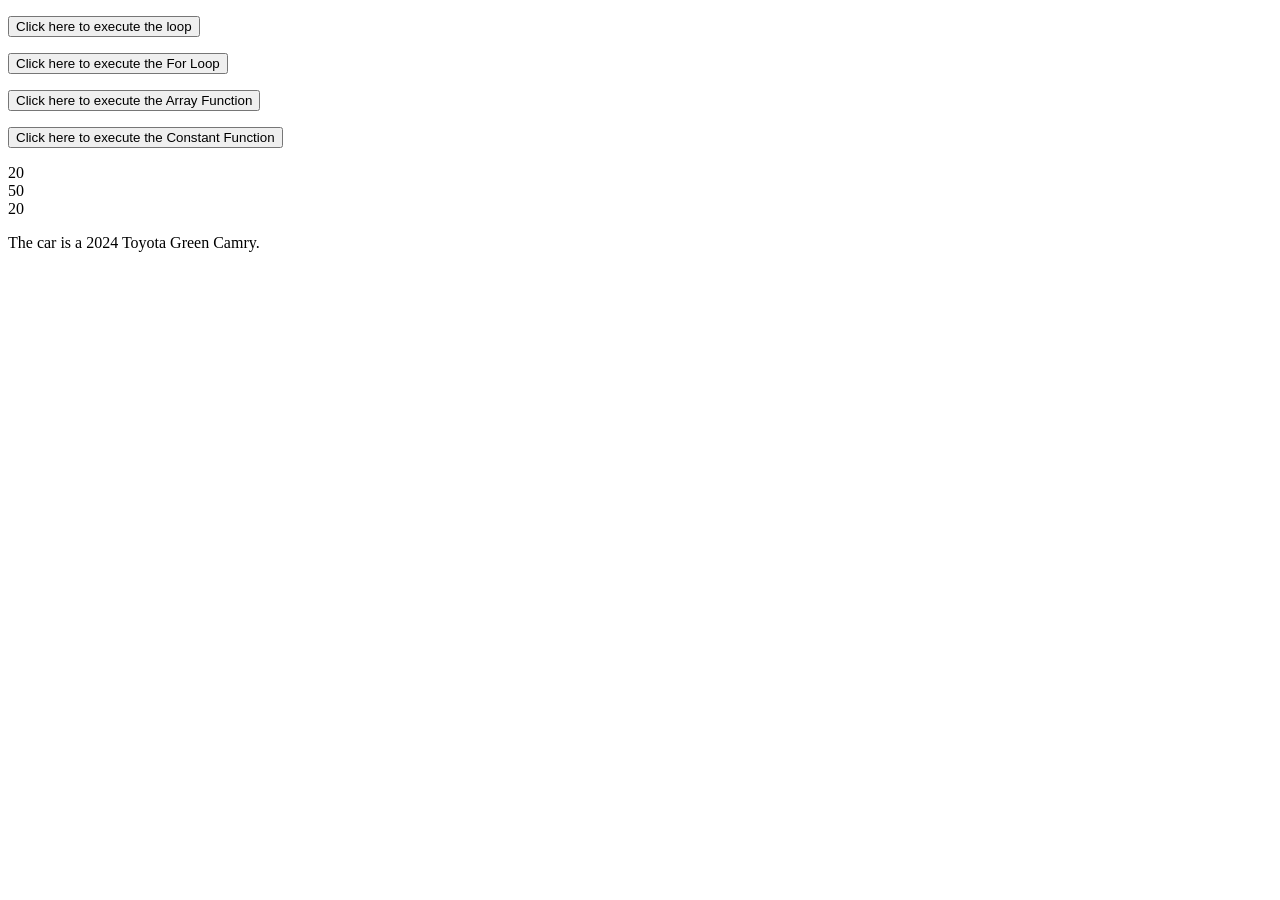
<file: Basic-JavaScript-Projects/Project10_loops_arrays/index.html>
<!doctype html>
<html lang="en">
  <head>
    <meta charset="UTF-8" />
    <meta name="viewport" content="width=device-width, initial-scale=1.0" />
    <title>Loops and Arrays</title>
    <script src="JS/main.js" defer></script>
  </head>
    <!-- This is the HTML code for the While loop-->
    <p id="Loop"></p>
    <button onclick="call_Loop()">Click here to execute the loop</button>

    <!-- This is the HTML code for the For loop-->
     <p id="List_of_Instruments"></p>
     <button onclick="for_Loop()">Click here to execute the For Loop</button>

     <!-- This is the HTML code for Array Function-->
        <p id="Array"></p>
        <button onclick="cat_pics()">Click here to execute the Array Function</button>

    <!-- This is the HTML code for constant Function-->
        <p id="Constant"></p>
        <button onclick="constant_function()">Click here to execute the Constant Function</button>

        <!-- This is the HTML code for the Let Keyword-->
        <p id="output"></p> 

    <!-- This is the HTML code for the Return Statement-->
        <p id="Car_object"></p>
     </body>
</html>
</file>
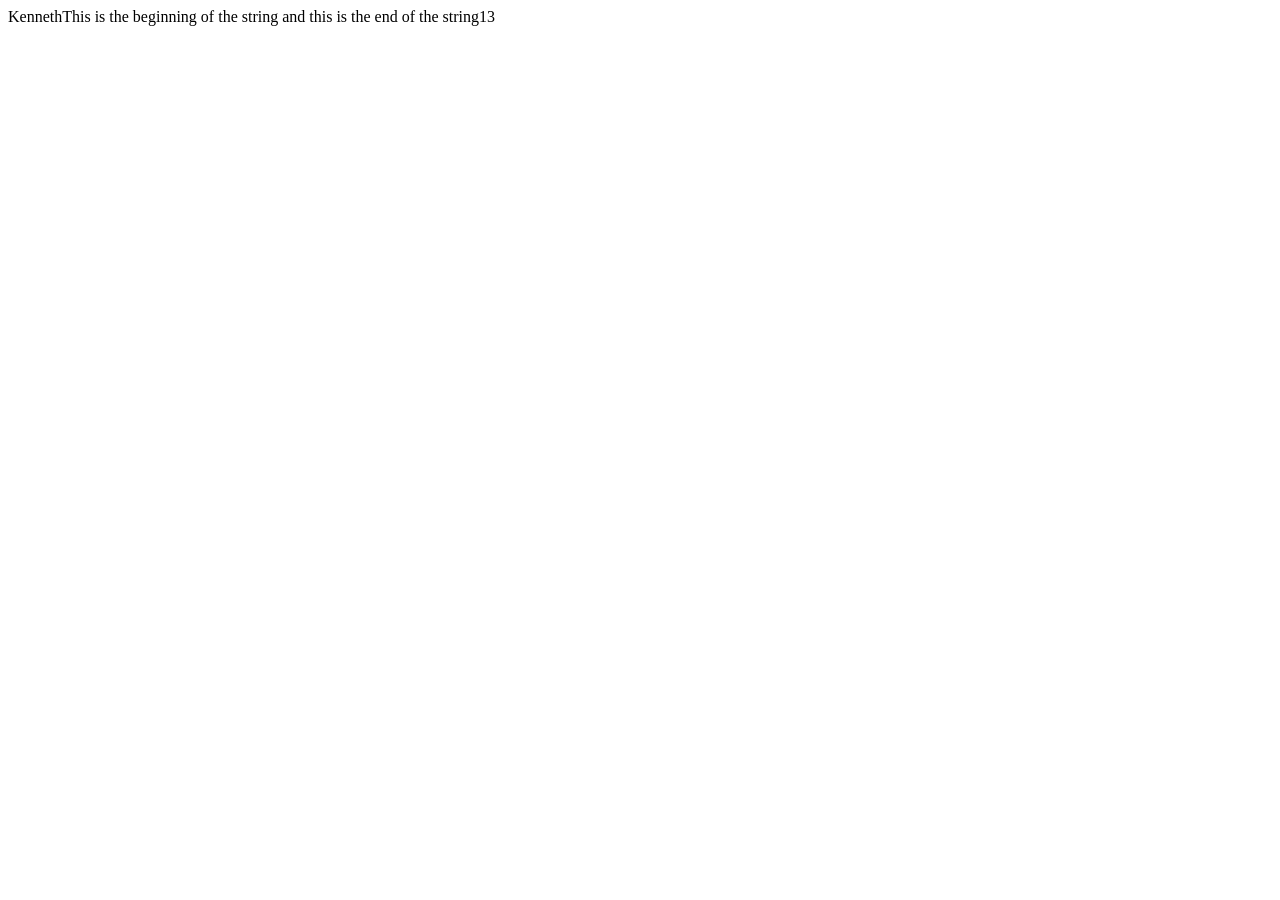
<file: Basic-JavaScript-Projects/Project1_expressions_alert/index.html>
<html lang="en">
  <head>
    <meta charset="UTF-8" />
    <meta name="viewport" content="width=device-width, initial-scale=1.0" />
    <title>JavaScript Alert</title>
    <script src="./JS/main.js"></script>
  </head>
  <body></body>
</html>
</file>
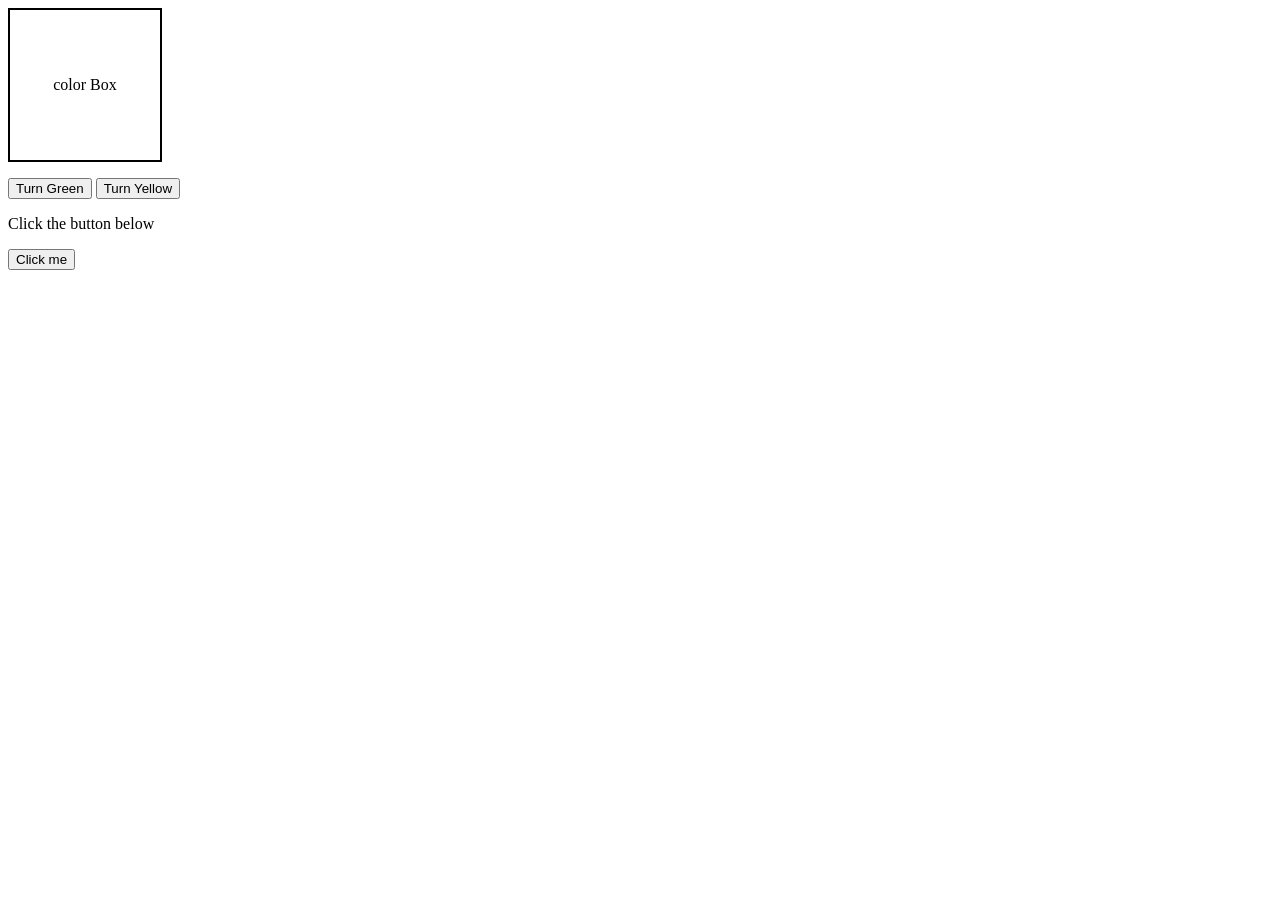
<file: Basic-JavaScript-Projects/Project2_functions/index.html>
<html lang="en">
  <head>
    <meta charset="UTF-8" />
    <meta name="viewport" content="width=device-width, initial-scale=1.0" />
    <title>Document</title>
    <script src="JS/main.js"></script>
  </head>
  <body>
    <!-- Square box (paragragraph element with ID)-->
    <p
      id="colorBox"
      style="
        width: 150px;
        height: 150px;
        border: 2px solid black;
        text-align: center;
        line-height: 150px;
      "
    >
      color Box
    </p>

    <!--Buttons-->
    <button onclick="changeColor('Green')">Turn Green</button>
    <button onclick="changeColor('Yellow')">Turn Yellow</button>

    <!--Paragraph element with the same ID useed in JAvaScript-->
    <p id="Button_Text">Click the button below</p>

    <!--Button that calls the function-->
    <button onclick="My_First_Function()">Click me</button>
  </body>
</html>
</file>
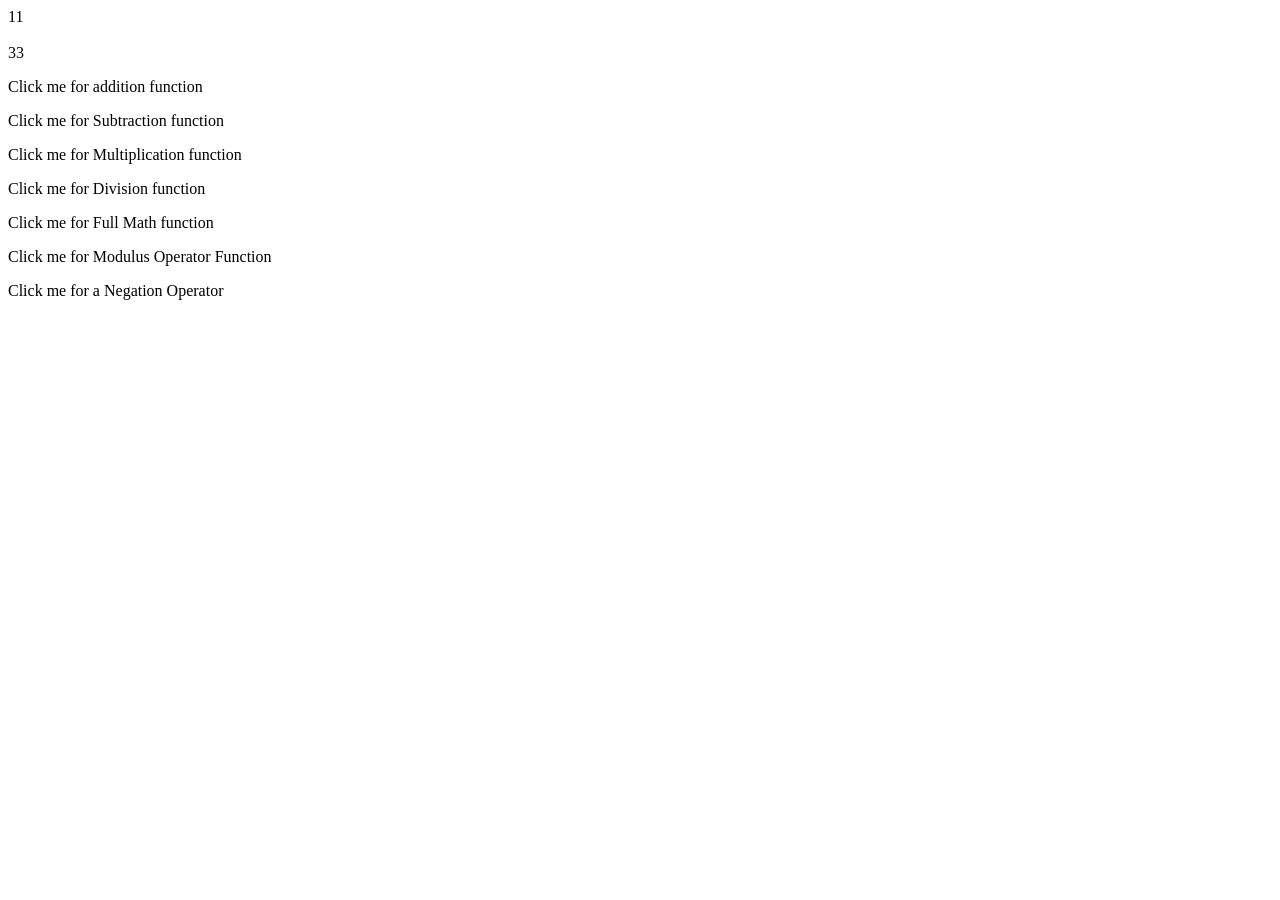
<file: Basic-JavaScript-Projects/Project3_math_operators/index.html>
<html lang="en">
  <head>
    <meta charset="UTF-8" />
    <meta name="viewport" content="width=device-width, initial-scale=1.0" />
    <title>Math Operators</title>
    <script src="JS/main.js"></script>
  </head>
  <body>
    <!-- This paragraph displays the addition function on the browser-->
    <p id="Math" onclick="addition_Function()">
      Click me for addition function
    </p>

    <!-- This paragraph displays the subtraction function on the browser-->
    <p id="Substraction" onclick="subtraction_Function()">
      Click me for Subtraction function
    </p>

    <!-- This paragraph displays the multiplication function on the browser-->
    <p id="Multiplication" onclick="multiplication()">
      Click me for Multiplication function
    </p>

    <!-- This paragraph displays the division function on the browser-->
    <p id="Division" onclick="division()">Click me for Division function</p>

    <!-- This paragraph displays the addition, multiplication, division and subtracctor function on the browser-->
    <p id="math_plus" onclick="more_Math()">Click me for Full Math function</p>

    <!-- This paragraph displays the Modulus operator function on the browser-->
    <p id="Modulus" onclick="modulus_Operator()">
      Click me for Modulus Operator Function
    </p>

    <!-- This paragraph displays the Negation function on the browser-->
    <p id="Negation" onclick="negation_Operator()">
      Click me for a Negation Operator
    </p>
  </body>
</html>
</file>
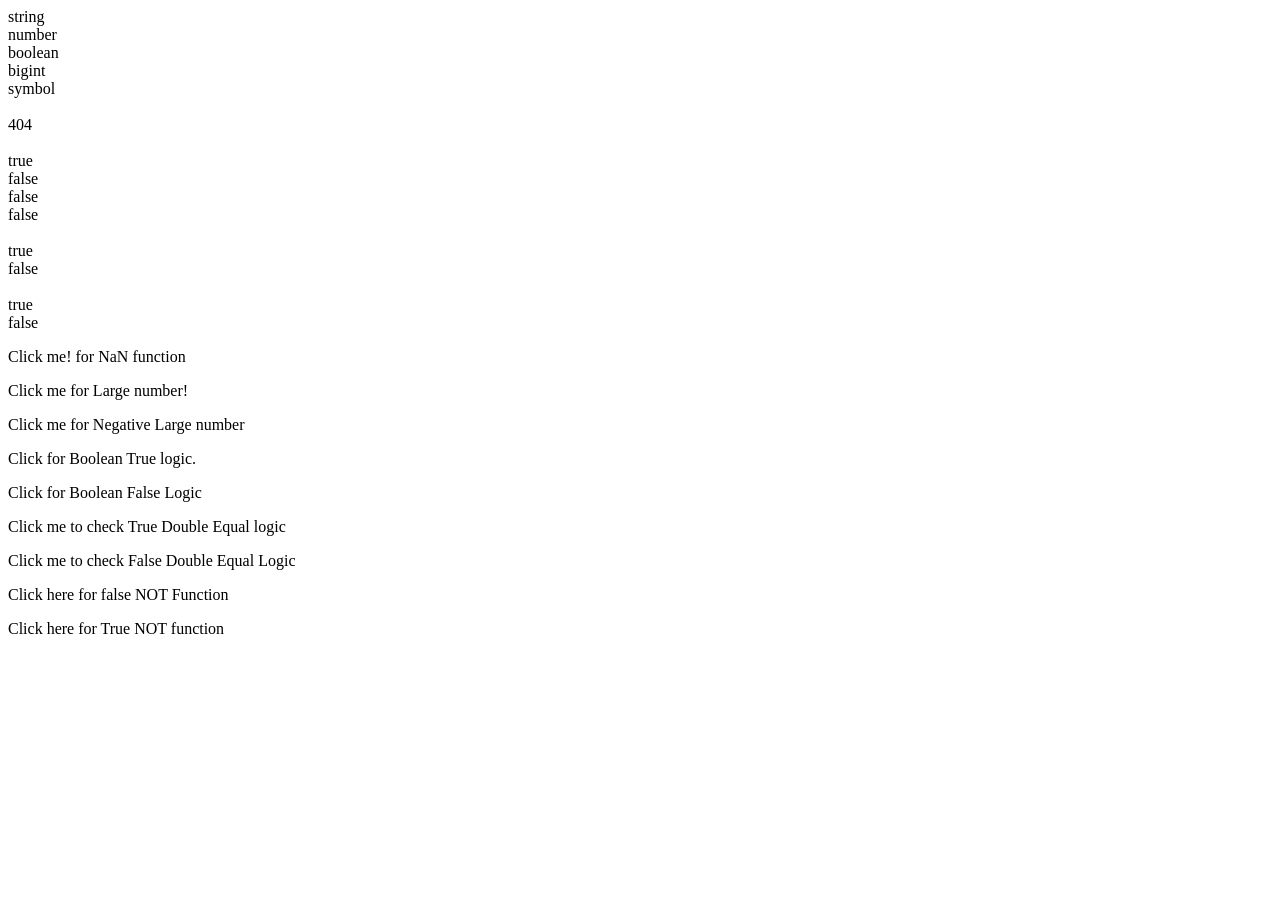
<file: Basic-JavaScript-Projects/Project5_comparisons_type_coercion/index.html>
<html lang="en">
  <head>
    <meta charset="UTF-8" />
    <meta name="viewport" content="width=device-width, initial-scale=1.0" />
    <title>Comparisons Type Coercion</title>
    <script src="JS/main.js"></script>
  </head>
  <body>
    <p id="Test" onclick="my_Function()">Click me! for NaN function</p>

    <p id="Number" onclick="infinity()">Click me for Large number!</p>

    <p id="Negative_Number" onclick="negative_Infinity()">
      Click me for Negative Large number
    </p>

    <p id="True" onclick="greater_Than()">Click for Boolean True logic.</p>

    <p id="False" onclick="less_Than()">Click for Boolean False Logic</p>

    <p id="equal_To" onclick="double_Equal()">
      Click me to check True Double Equal logic
    </p>

    <p id="not_Equal" onclick="not_Equal_To()">
      Click me to check False Double Equal Logic
    </p>

    <p id="Not" onclick="not_Function()">Click here for false NOT Function</p>

    <p id="TrueNot" onclick="true_Not_Function()">
      Click here for True NOT function
    </p>
  </body>
</html>
</file>
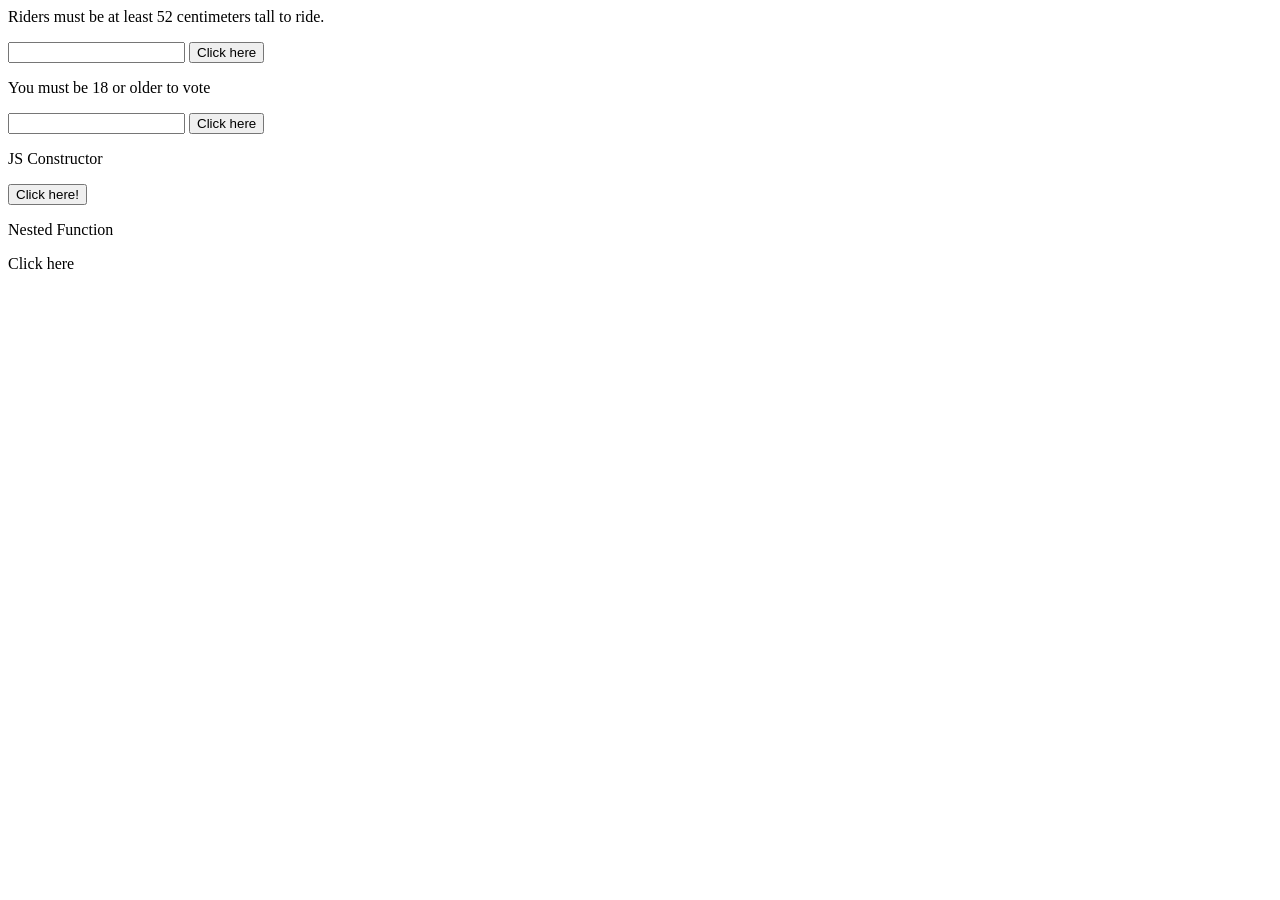
<file: Basic-JavaScript-Projects/Project6_ternary_operators_constructors/index.html>
<html lang="en">
  <head>
    <meta charset="UTF-8" />
    <meta name="viewport" content="width=device-width, initial-scale=1.0" />
    <title>Ternary Operators</title>
    <script src="JS/main.js"></script>
  </head>
  <body>
    <!-- Ternary operation-->
    <p>Riders must be at least 52 centimeters tall to ride.</p>
    <input id="Height" value="" />
    <button onclick="Ride_Function()">Click here</button>
    <p id="Ride"></p>

    <!-- Ternary operation for voting-->
    <p>You must be 18 or older to vote</p>
    <input id="Age" value="" />
    <button onclick="Vote_Function()">Click here</button>
    <p id="Vote"></p>

    <!-- JS constructor function-->
    <p>JS Constructor</p>
    <button onclick="myFunction()">Click here!</button>
    <p id="New_and_This"></p>

    <!-- This is a nested Funtion-->
    <p>Nested Function</p>
    <p id="Nested_Function" onclick="count_Function()">Click here</p>
  </body>
</html>
</file>
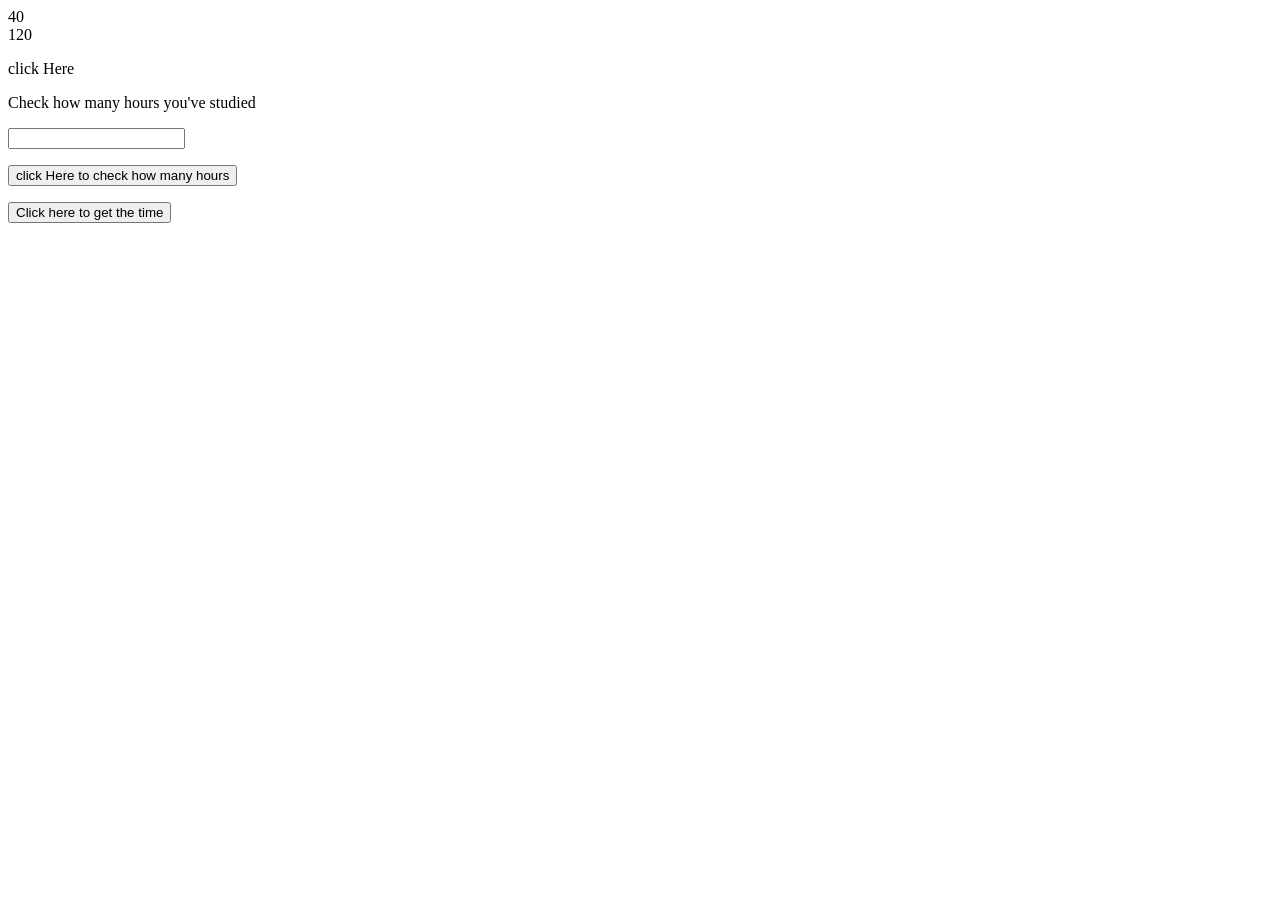
<file: Basic-JavaScript-Projects/project7_Scope_time_function/index.html>
<html lang="en">
  <head>
    <meta charset="UTF-8" />
    <meta name="viewport" content="width=device-width, initial-scale=1.0" />
    <title>Scope Time Function</title>
    <script src="Js/main.js"></script>
  </head>
  <body>
    <p id="Greeting" onclick="get_Date()">click Here</p>

    <!-- Code for If Else Statement-->
    <p>Check how many hours you've studied</p>
    <input id="Hours" value="" />
    <p id="Studies"></p>
    <button onclick="Study_Function()">
      click Here to check how many hours
    </button>

    <!-- Code for Else If statement-->
    <p id="Time_of_day"></p>
    <button onclick="Time_function()">Click here to get the time</button>
  </body>
</html>
</file>
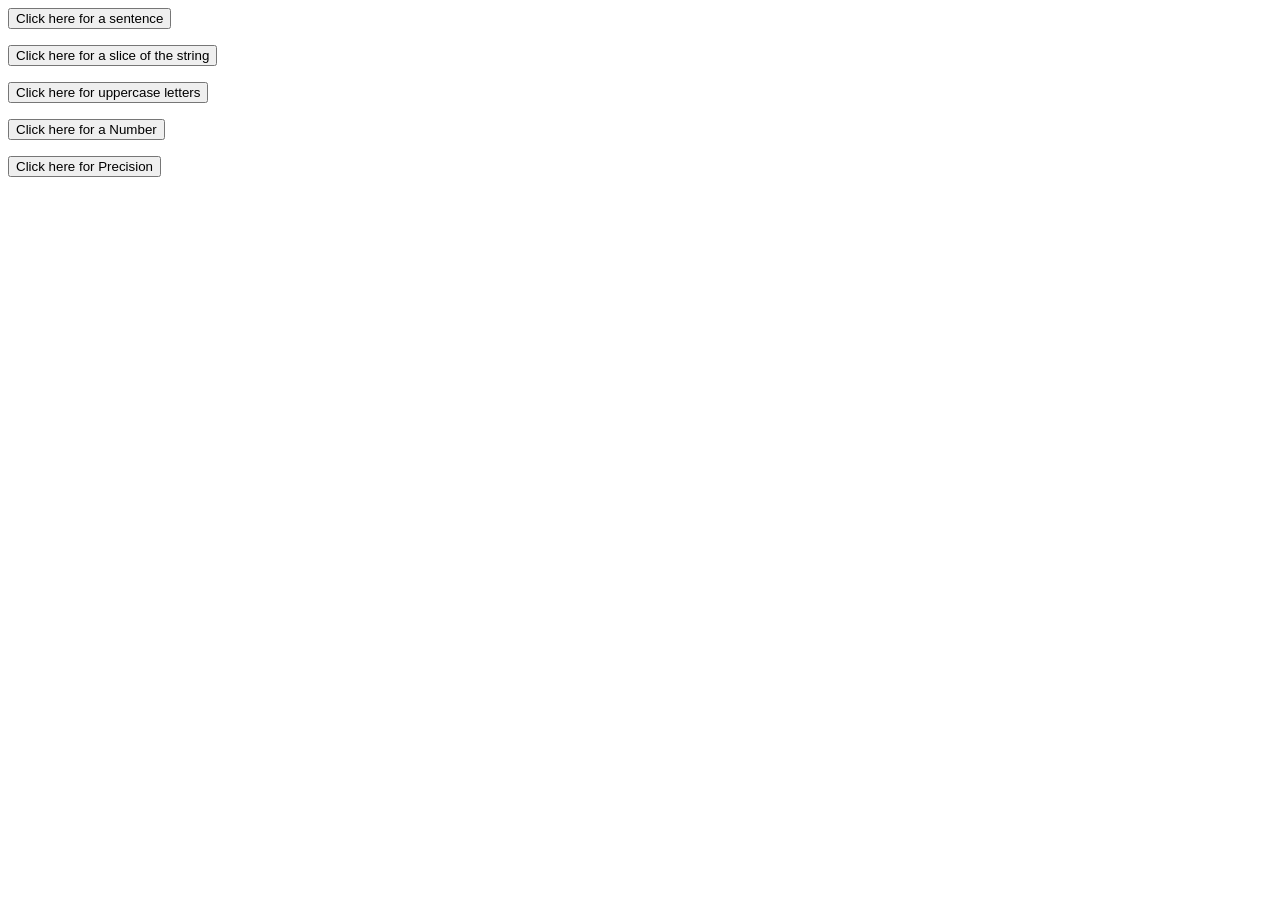
<file: Basic-JavaScript-Projects/Project8_string_methods/index.html>
<html lang="en">
  <head>
    <meta charset="UTF-8" />
    <meta name="viewport" content="width=device-width, initial-scale=1.0" />
    <title>Concatenate Method</title>
    <script src="JS/main.js"></script>
  </head>
  <body>
    <!-- This is a Concatenate Method -->
    <p id="Concatenate"></p>
    <button onclick="full_Sentence()">Click here for a sentence</button>

    <!-- This is a Slice Method -->
    <p id="slice"></p>
    <button onclick="slice_Method()">
      Click here for a slice of the string
    </button>

    <!-- This is a toUpperCase Method -->
    <p id="upper"></p>
    <button onclick="upper_Case()">Click here for uppercase letters</button>

    <!-- This is a Number Method -->
    <p id="Numbers_to_string"></p>
    <button onclick="string_Method()">Click here for a Number</button>

    <!-- This is a toPrecision Method -->
    <p id="Precision"></p>
    <button onclick="Precision_Method()">Click here for Precision</button>
  </body>
</html>
</file>
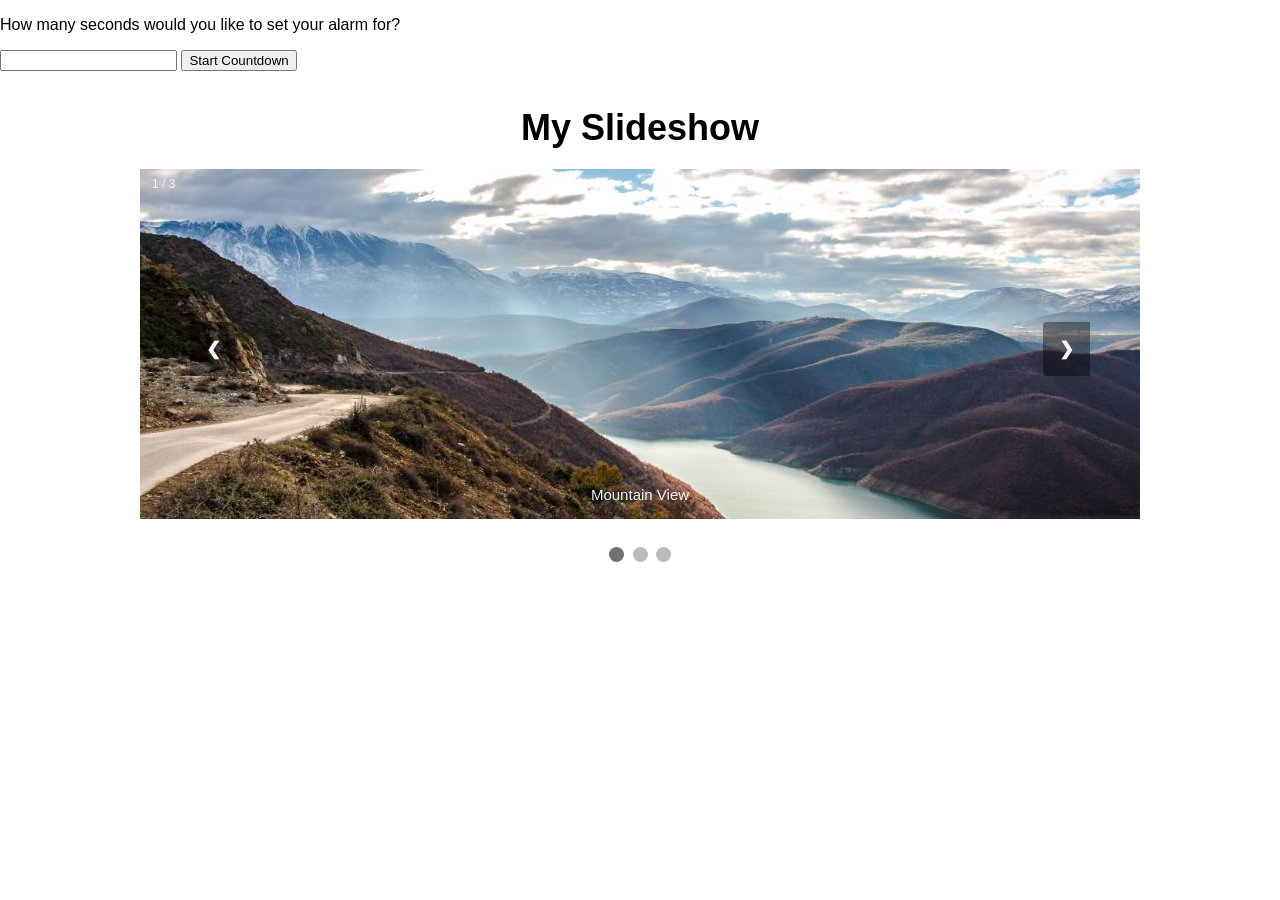
<file: Basic-JavaScript-Projects/Project9_countdown_slideshow/index.html>
<!doctype html>
<html lang="en">
  <head>
    <meta charset="UTF-8" />
    <meta name="viewport" content="width=device-width, initial-scale=1.0" />
    <title>Countdown Slideshow</title>
    <link rel="stylesheet" href="CSS/main.css" />
  </head>
  <body>
    <p>How many seconds would you like to set your alarm for?</p>
    <input id="seconds" value="" />
    <button onclick="startCountdown()">Start Countdown</button>
    <p id="timer"></p>

    <!-- Slideshow container -->
    <header>
      <h1>My Slideshow</h1>
    </header>

    <div class="slideshow-container">
      <!-- Full-width images with number and caption text -->
      <div class="mySlides fade">
        <div class="numbertext">1 / 3</div>
        <img src="img/Slide-1.jpg" style="width: 100%" />
        <div class="text">Mountain View</div>
      </div>

      <div class="mySlides fade">
        <div class="numbertext">2 / 3</div>
        <img src="img/Slide-2.jpg" style="width: 100%" />
        <div class="text">Nature View</div>
      </div>

      <div class="mySlides fade">
        <div class="numbertext">3 / 3</div>
        <img src="img/Slide-3.jpg" style="width: 100%" />
        <div class="text">Snow Mountain View</div>
      </div>

      <!-- Next and previous buttons -->
      <a class="prev" onclick="plusSlides(-1)">&#10094;</a>
      <a class="next" onclick="plusSlides(1)">&#10095;</a>
    </div>
    <br />

    <!-- dots/circles -->
    <div class="dot-container">
      <span class="dot" onclick="currentSlide(1)"></span>
      <span class="dot" onclick="currentSlide(2)"></span>
      <span class="dot" onclick="currentSlide(3)"></span>
    </div>
    <script src="JS/main.js"></script>
  </body>
</html>
</file>
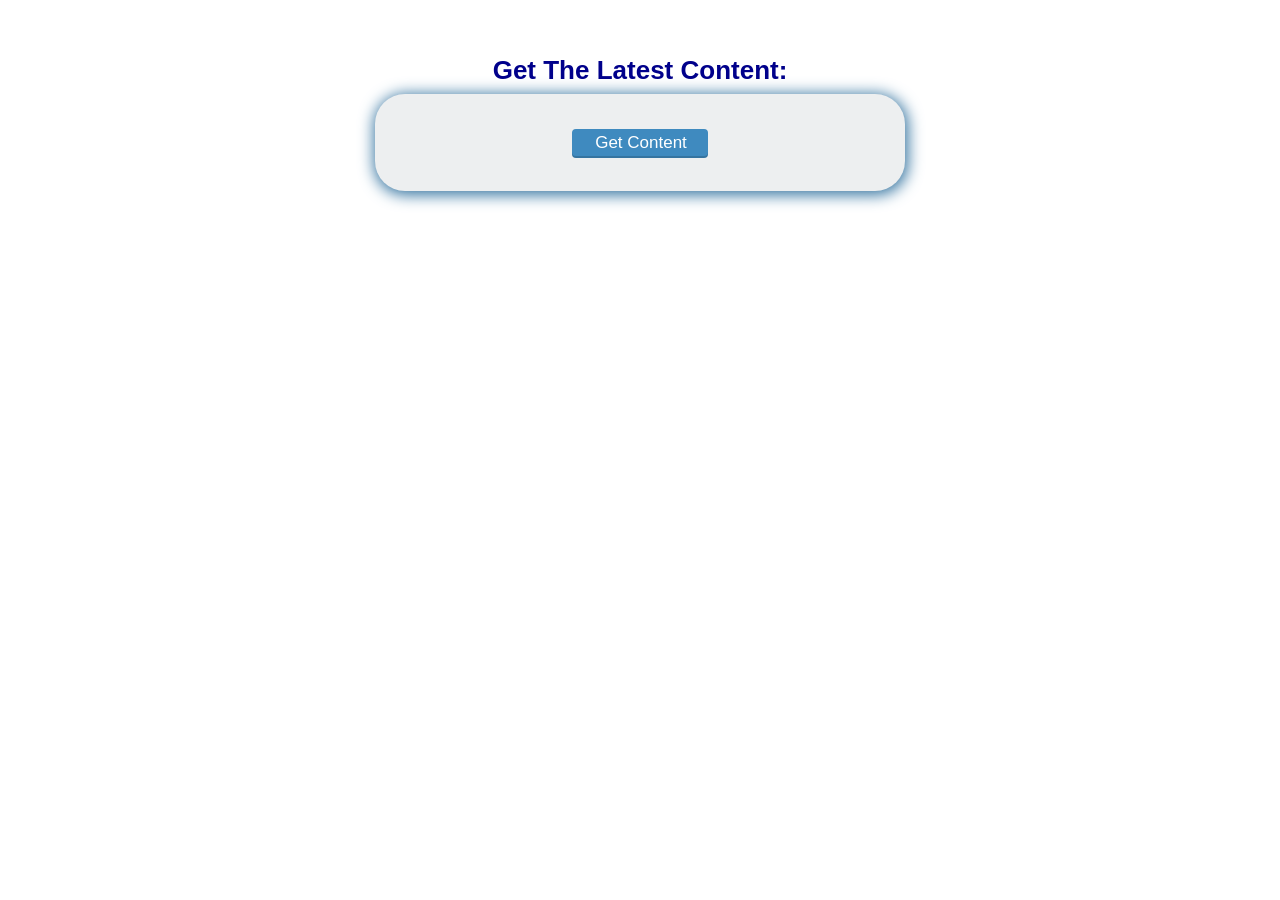
<file: AJAX/ajax_basic.html>
<!DOCTYPE html>
<html lang="en">
    <head>
        <meta charset="utf-8">
        <title>Basic AJAX Demo</title>
		<link rel="stylesheet" href="style.css">
    </head>
    <body>
        <div class="main">
			<h2>Get The Latest Content:</h2>
			<div class='content' id="content">
				<input type="button" class="button" value="Get Content" id="btn_content" onclick="getContent();"/>
			</div>
		<script type="text/javascript">

			// STEP 1: Setup the XML http request object.
			var ajax = new XMLHttpRequest();

			//STEP 2: Prepare the open ajaxx request.
			ajax.open('GET', 'content.html');

			//STEP 3: define the ajax response callback method.
			ajax.onreadystatechange = function() {
				if(ajax.readyState = 4) {
				document.getElementById("content").innerHTML = ajax.responseText;	
				}
			}

			// STEP 4: send the ajax request for data
			function getContent(){
				ajax.send();
				document.getElementById("btn_content").style.display = 'none';
			}
			
		</script>
    </body>
</html>
</file>
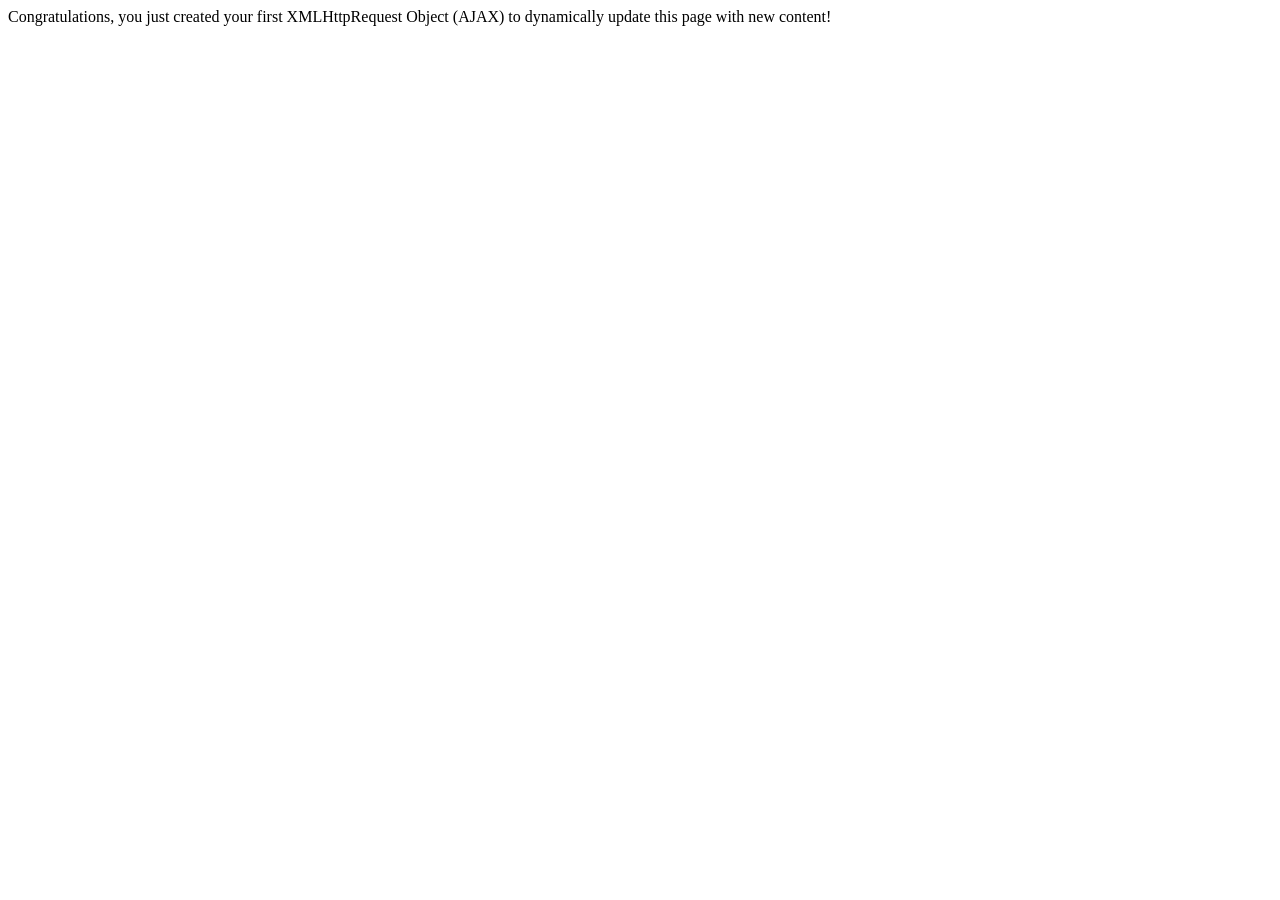
<file: AJAX/content.html>
<!DOCTYPE html>
<html lang="en">
    <head>
    </head>
    <body>
		Congratulations, you just created your first XMLHttpRequest Object (AJAX) to dynamically update this page with new content!
    </body>
</html>
</file>
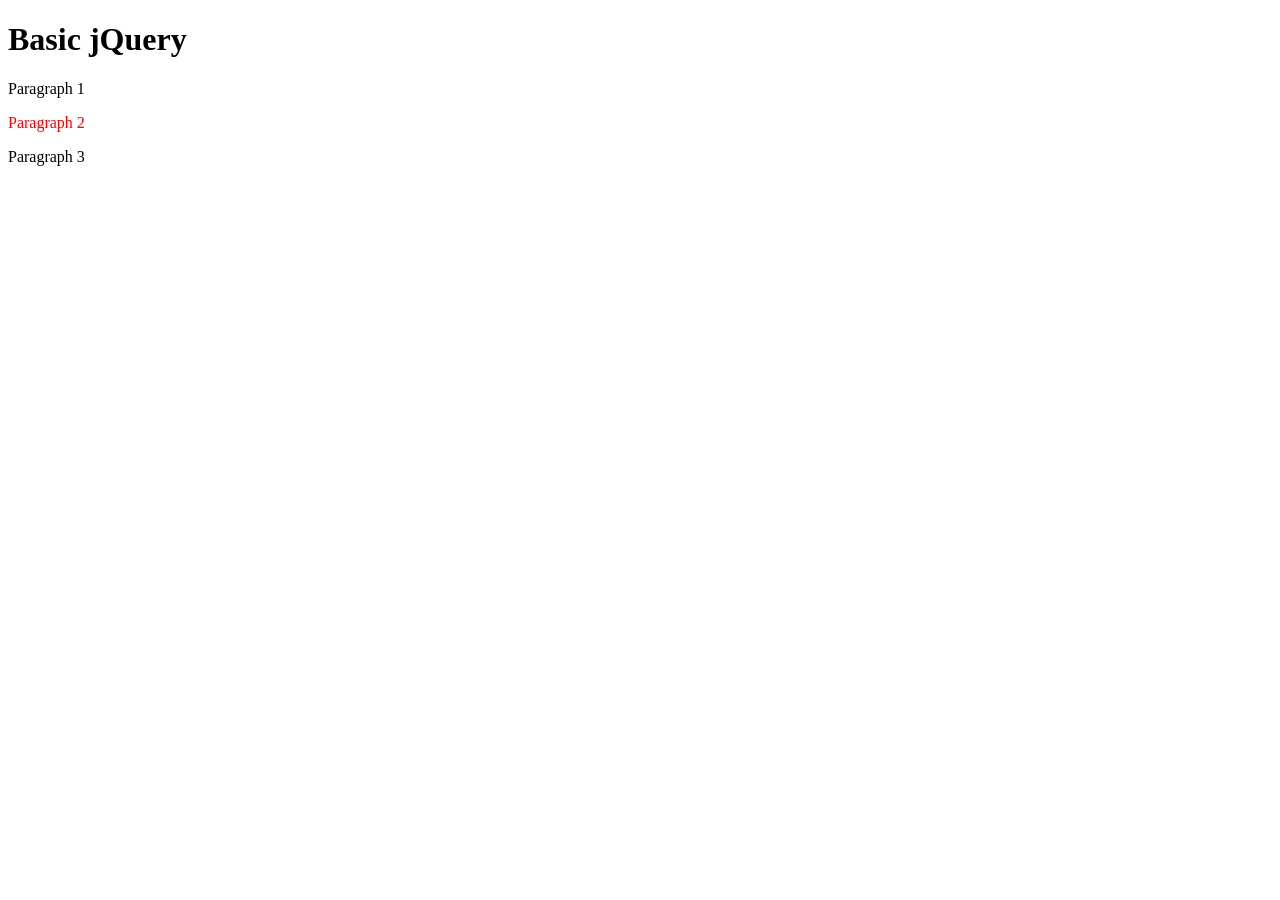
<file: jQuery/jQuery.html>
<!doctype html>
<html lang="en">
  <head>
    <script src="https://ajax.googleapis.com/ajax/libs/jquery/3.7.1/jquery.min.js"></script>
  </head>
  <body>
    <script>
      $(document).ready(function () {
        $("body").append(`
          <div id="container">
                <div id="inner">
                    <h1>Basic jQuery</h1>
                    <p id='1'>Paragraph 1</p>
                    <p id='2'>Paragraph 2</p>
                    <p id='3'>Paragraph 3</p>
                </div>
            </div>
        `);

        //Changing the colour of paragraph 2 to red
        $("#2").css({ color: "red" });

        //Hiding the heading slowly when paragraph 3 is clicked
        $("#3").click(function () {
          $("h1").hide("slow");
        });
      });
    </script>
  </body>
</html>
</file>
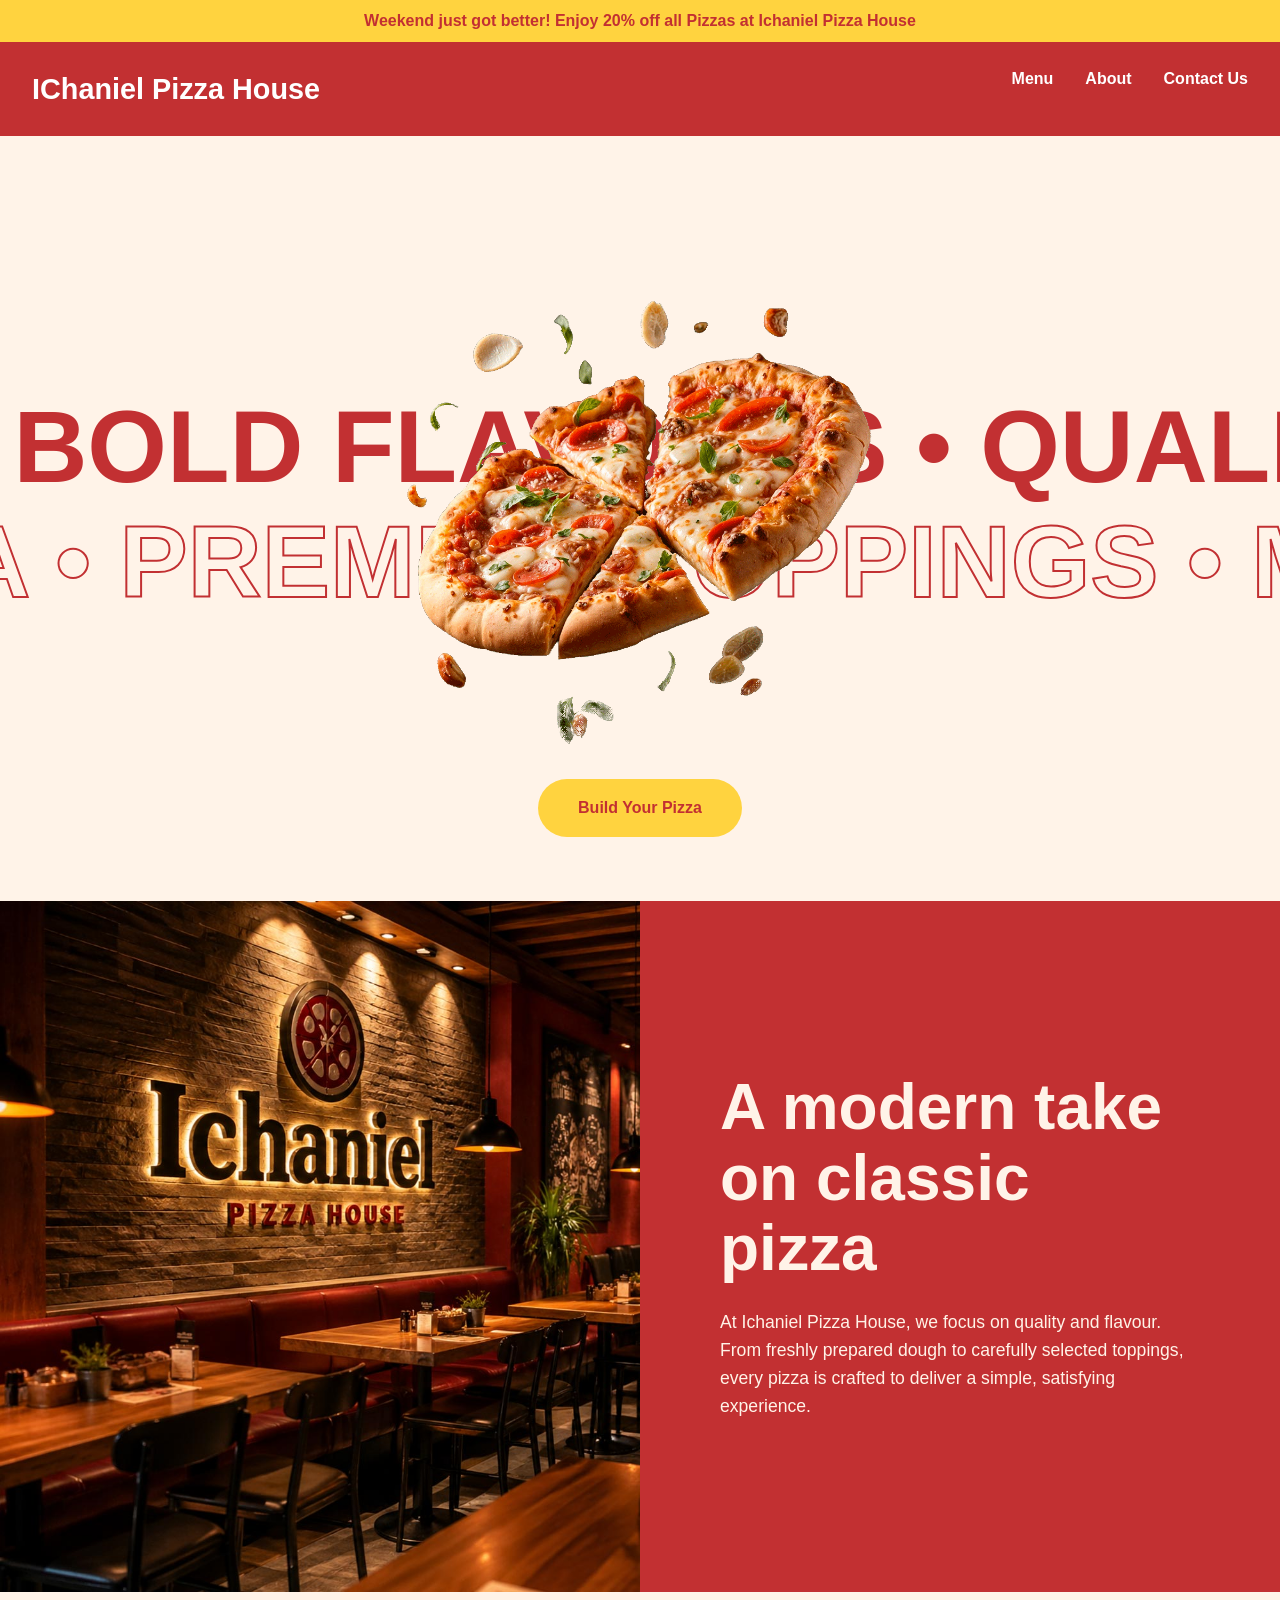
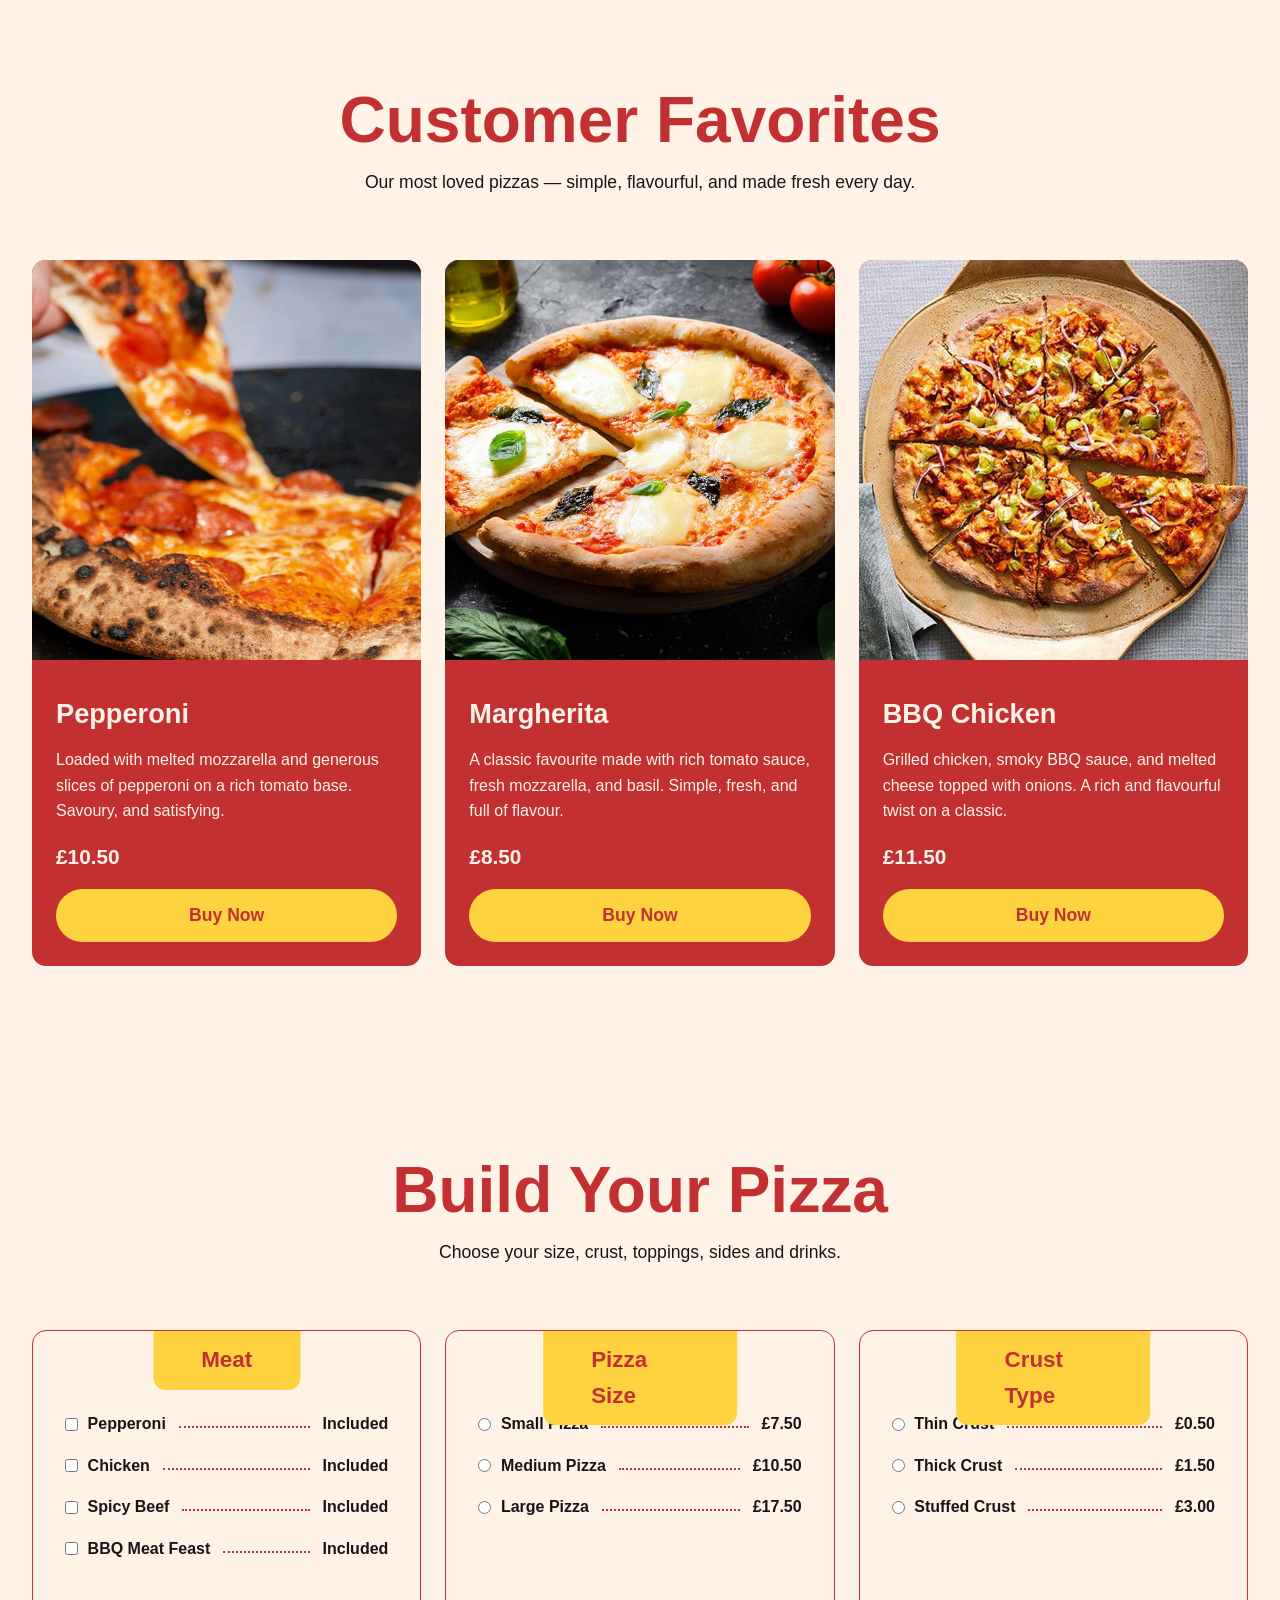
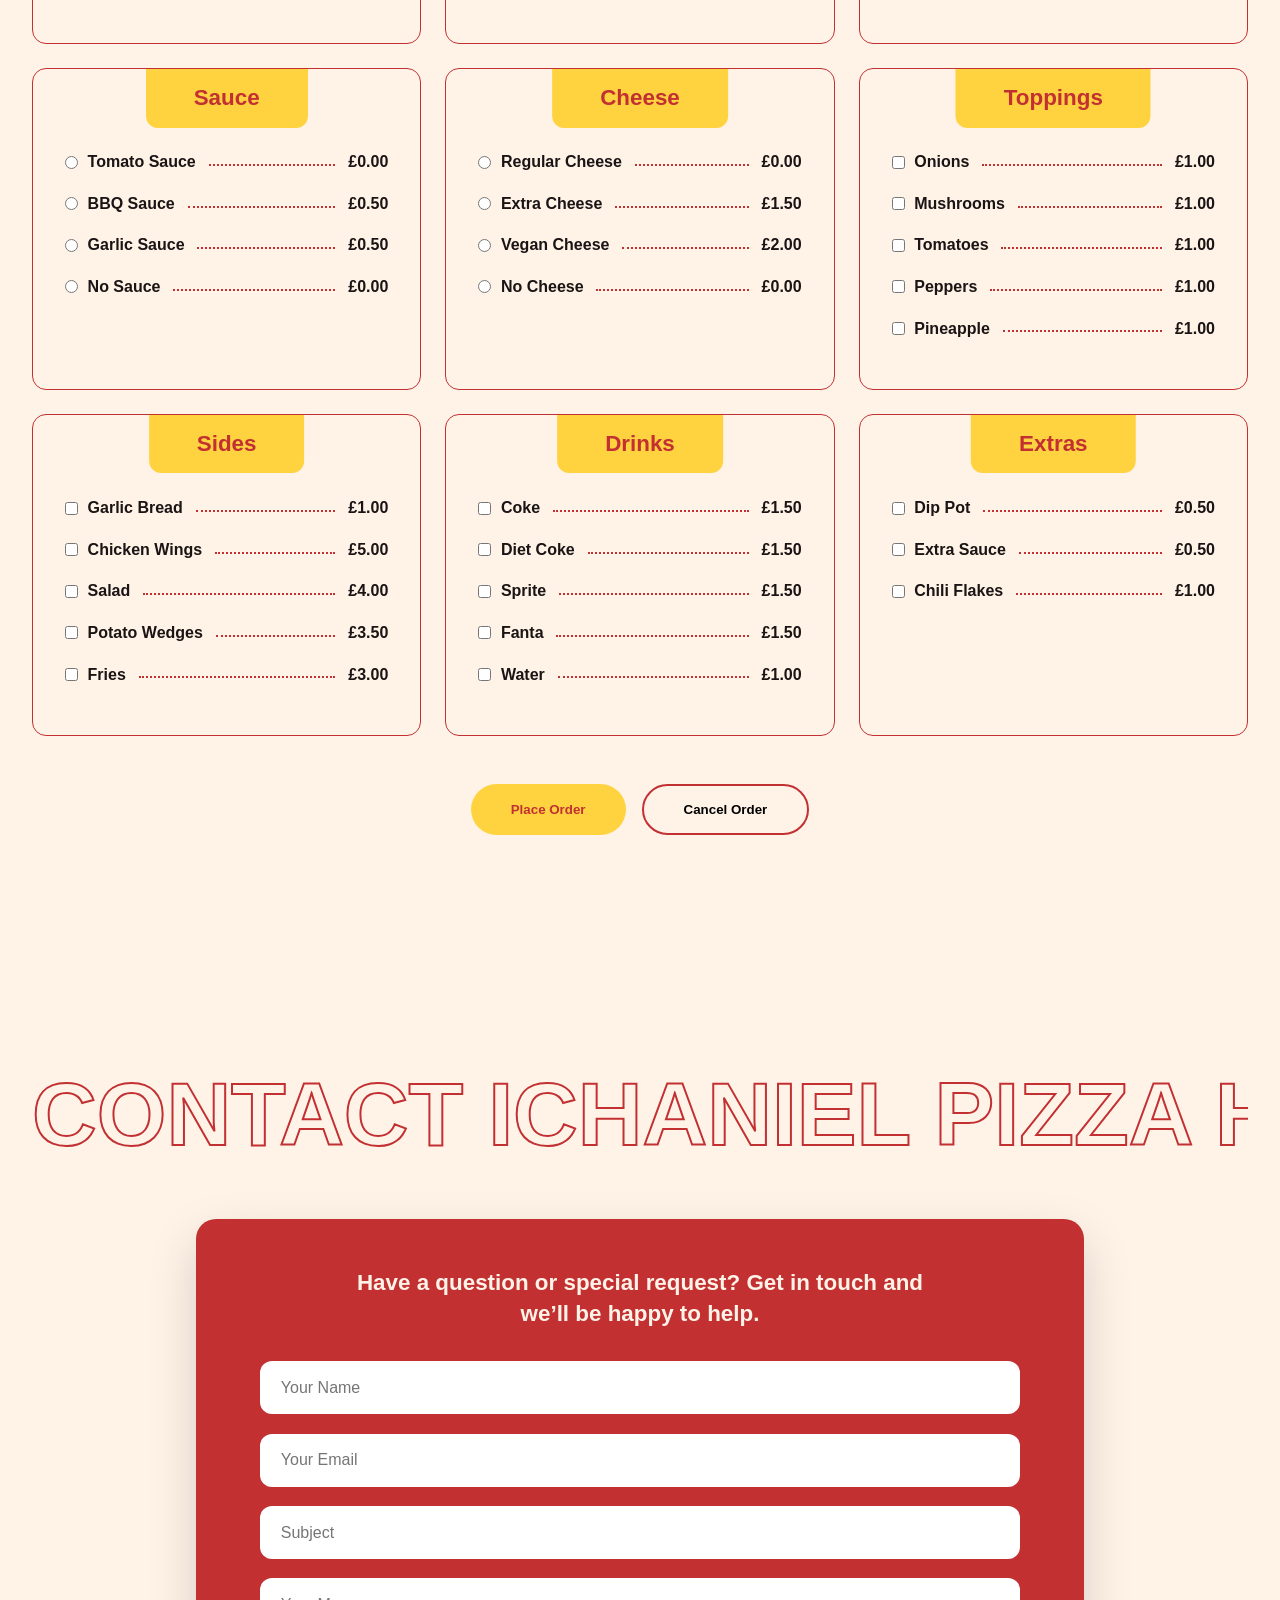
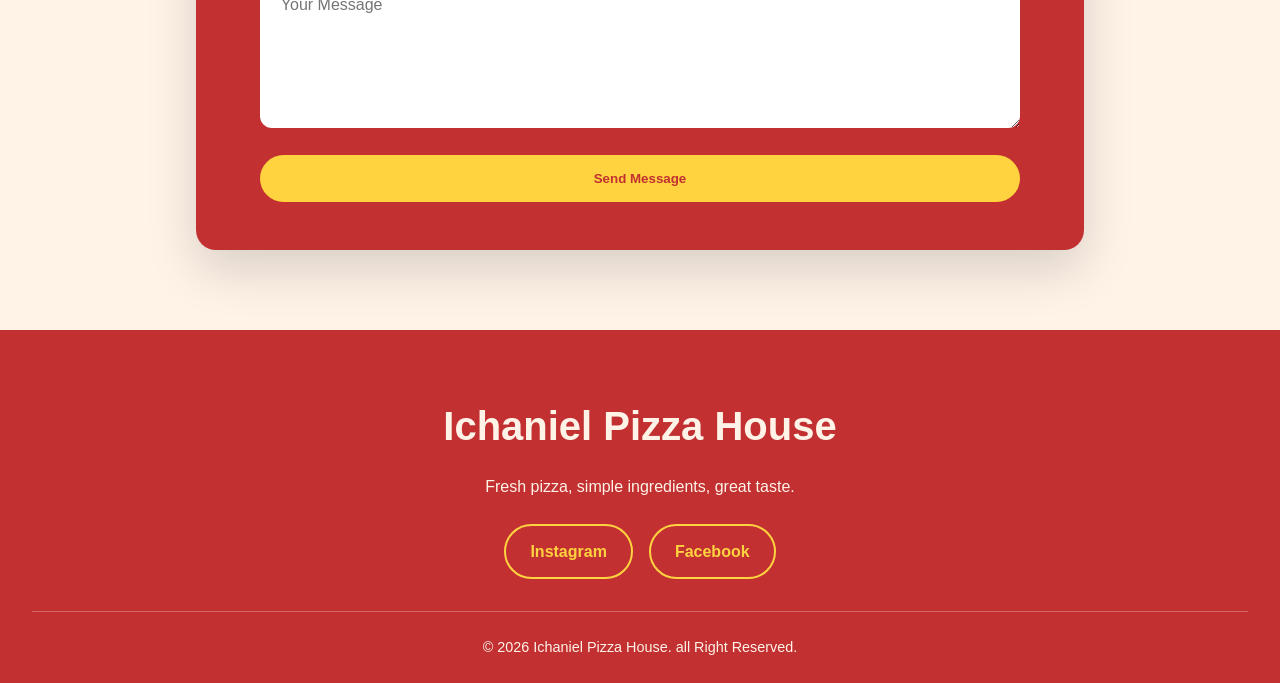
<file: Pizza_Project/Pizza.html>
<!doctype html>
<html lang="en">
  <head>
    <meta charset="UTF-8" />
    <meta http-equiv="X-UA-Compatible" content="text/html" />
    <meta name="viewport" content="width=device-width, initial-scale=1.0" />
    <title>IChaniel Pizza House</title>
    <link rel="stylesheet" href="Pizza_CSS/Pizza.css" />
    <script src="Pizza_JS/Pizza.js" defer></script>
  </head>
  <body>
    <!-- Promo Bar -->
    <div class="promo-bar">
      <p>
        Weekend just got better! Enjoy 20% off all Pizzas at Ichaniel Pizza
        House
      </p>
    </div>

    <!-- SITE HEADER -->
    <header class="site-header">
      <nav class="navbar">
        <a href="#home" class="logo">IChaniel Pizza House</a>

        <ul class="nav-links">
          <li><a href="#menu">Menu</a></li>
          <li><a href="#about">About</a></li>
          <li><a href="#contact">Contact Us</a></li>
        </ul>
      </nav>
    </header>

    <!-- HERO SECTION -->
    <section id="home" class="hero-section">
      <!-- Scrolling background Text -->
      <div class="marquee-text marquee-left">
        FRESHLY BAKED • BOLD FLAVOURS • QUALITY INGREDIENTS -
      </div>

      <div class="marquee-text marquee-right">
        HAND CRAFTED PIZZA • PREMIUM TOPPINGS • MADE WITH PASSION -
      </div>

      <img
        src="Image/Hero-Banner.png"
        alt="Ichaniel Pizza"
        class="hero-image"
      />

      <a href="#build" class="primary-button">
        <span>Build Your Pizza</span>
      </a>
    </section>

    <!-- ABOUT SECTION-->
    <section id="about" class="about-section">
      <div class="about-image">
        <img
          src="Image/Ichaniel-pizza-house.jpg"
          alt="Inside Ichaniel Pizza House"
        />
      </div>

      <div class="about-content">
        <h2>A modern take on classic pizza</h2>
        <p>
          At Ichaniel Pizza House, we focus on quality and flavour. From freshly
          prepared dough to carefully selected toppings, every pizza is crafted
          to deliver a simple, satisfying experience.
        </p>
      </div>
    </section>

    <!-- CUSTOMER FAVOURITE-->
    <section id="menu" class="favourite-section">
      <h2>Customer Favorites</h2>
      <p>
        Our most loved pizzas — simple, flavourful, and made fresh every day.
      </p>

      <div class="favourite-grid">
        <article class="food-card">
          <img src="Image/Pepperoni.jpg" alt="Pepperoni Pizza" />
          <div class="food-card-content">
            <h3>Pepperoni</h3>
            <p>
              Loaded with melted mozzarella and generous slices of pepperoni on
              a rich tomato base. Savoury, and satisfying.
            </p>
            <p class="price">£10.50</p>
            <button
              type="button"
              class="buy-now"
              data-name="Pepperoni"
              data-price="10.50"
            >
              Buy Now
            </button>
          </div>
        </article>

        <article class="food-card">
          <img src="Image/Margherita.jpg" alt="Margherita Pizza" />
          <div class="food-card-content">
            <h3>Margherita</h3>
            <p>
              A classic favourite made with rich tomato sauce, fresh mozzarella,
              and basil. Simple, fresh, and full of flavour.
            </p>
            <p class="price">£8.50</p>
            <button
              type="button"
              class="buy-now"
              data-name="Margherita"
              data-price="8.50"
            >
              Buy Now
            </button>
          </div>
        </article>

        <article class="food-card">
          <img src="Image/BBQ-Chicken.jpg" alt="BBQ Chicken Pizza" />
          <div class="food-card-content">
            <h3>BBQ Chicken</h3>
            <p>
              Grilled chicken, smoky BBQ sauce, and melted cheese topped with
              onions. A rich and flavourful twist on a classic.
            </p>
            <p class="price">£11.50</p>
            <button
              type="button"
              class="buy-now"
              data-name="BBQ Chicken"
              data-price="11.50"
            >
              Buy Now
            </button>
          </div>
        </article>
      </div>
    </section>

    <!-- BUILD ORDER SECTION -->
    <section id="build" class="order-section">
      <h2>Build Your Pizza</h2>
      <p>Choose your size, crust, toppings, sides and drinks.</p>

      <form id="orderForm">
        <div class="order-grid">
          <!-- Meat Options -->
          <fieldset class="order-card">
            <legend>Meat</legend>
            <label class="order-option">
              <span class="option-name"
                ><input
                  type="checkbox"
                  name="meat"
                  value="Pepperoni"
                  data-price="0"
                />
                Pepperoni</span
              >
              <span class="option-line"></span>
              <span class="option-price">Included</span>
            </label>

            <label class="order-option">
              <span class="option-name"
                ><input
                  type="checkbox"
                  name="meat"
                  value="Chicken"
                  data-price="0"
                />
                Chicken</span
              >
              <span class="option-line"></span>
              <span class="option-price">Included</span>
            </label>

            <label class="order-option"
              ><span class="option-name"
                ><input
                  type="checkbox"
                  name="meat"
                  value="spicy beef"
                  data-price="0"
                />
                Spicy Beef</span
              >
              <span class="option-line"></span>
              <span class="option-price">Included</span>
            </label>

            <label class="order-option"
              ><span class="option-name"
                ><input
                  type="checkbox"
                  name="meat"
                  value="bbq meat feast"
                  data-price="0"
                />
                BBQ Meat Feast
              </span>

              <span class="option-line"></span>
              <span class="option-price">Included</span>
            </label>
          </fieldset>

          <!-- Pizza Size -->
          <fieldset class="order-card">
            <legend>Pizza Size</legend>
            <label class="order-option"
              ><span class="option-name"
                ><input
                  type="radio"
                  name="size"
                  value="Small Pizza"
                  data-price="7.50"
                />
                Small Pizza
              </span>
              <span class="option-line"></span>
              <span class="option-price">£7.50</span>
            </label>

            <label class="order-option"
              ><span class="option-name"
                ><input
                  type="radio"
                  name="size"
                  value="Medium Pizza"
                  data-price="10.50"
                />
                Medium Pizza
              </span>
              <span class="option-line"></span>
              <span class="option-price">£10.50</span>
            </label>

            <label class="order-option"
              ><span class="option-name"
                ><input
                  type="radio"
                  name="size"
                  value="Large Pizza"
                  data-price="17.50"
                />
                Large Pizza
              </span>
              <span class="option-line"></span>
              <span class="option-price">£17.50</span>
            </label>
          </fieldset>

          <!-- Crust Type -->
          <fieldset class="order-card">
            <legend>Crust Type</legend>
            <label class="order-option"
              ><span class="option-name"
                ><input
                  type="radio"
                  name="crust"
                  value="Thin Crust"
                  data-price="0.00"
                />
                Thin Crust
              </span>
              <span class="option-line"></span>
              <span class="option-price">£0.50</span>
            </label>

            <label class="order-option"
              ><span class="option-name"
                ><input
                  type="radio"
                  name="crust"
                  value="Thick Crust"
                  data-price="1.50"
                />
                Thick Crust
              </span>
              <span class="option-line"></span>
              <span class="option-price">£1.50</span>
            </label>

            <label class="order-option"
              ><span class="option-name"
                ><input
                  type="radio"
                  name="crust"
                  value="Stuffed Crust"
                  data-price="3.00"
                />
                Stuffed Crust</span
              >
              <span class="option-line"></span>
              <span class="option-price">£3.00</span>
            </label>
          </fieldset>

          <!-- Sauce Options -->
          <fieldset class="order-card">
            <legend>Sauce</legend>
            <label class="order-option"
              ><span class="option-name"
                ><input
                  type="radio"
                  name="sauce"
                  value="Tomato Sauce"
                  data-price="0.00"
                />
                Tomato Sauce</span
              >
              <span class="option-line"></span>
              <span class="option-price">£0.00</span>
            </label>

            <label class="order-option"
              ><span class="option-name"
                ><input
                  type="radio"
                  name="sauce"
                  value="BBQ Sauce"
                  data-price="0.50"
                />
                BBQ Sauce</span
              >
              <span class="option-line"></span>
              <span class="option-price">£0.50</span>
            </label>

            <label class="order-option"
              ><span class="option-name"
                ><input
                  type="radio"
                  name="sauce"
                  value="Garlic Sauce"
                  data-price="0.50"
                />
                Garlic Sauce</span
              >

              <span class="option-line"></span>
              <span class="option-price">£0.50</span>
            </label>

            <label class="order-option"
              ><span class="option-name"
                ><input
                  type="radio"
                  name="sauce"
                  value="No Sauce"
                  data-price="0.00"
                />
                No Sauce
              </span>
              <span class="option-line"></span>
              <span class="option-price">£0.00</span>
            </label>
          </fieldset>

          <!-- cheese options-->
          <fieldset class="order-card">
            <legend>Cheese</legend>
            <label class="order-option"
              ><span class="option-name"
                ><input
                  type="radio"
                  name="cheese"
                  value="Regular Cheese"
                  data-price="0.00"
                />
                Regular Cheese
              </span>
              <span class="option-line"></span>
              <span class="option-price">£0.00</span>
            </label>

            <label class="order-option"
              ><span class="option-name"
                ><input
                  type="radio"
                  name="cheese"
                  value="Extra Cheese"
                  data-price="1.50"
                />
                Extra Cheese
              </span>
              <span class="option-line"></span>
              <span class="option-price">£1.50</span>
            </label>

            <label class="order-option"
              ><span class="option-name"
                ><input
                  type="radio"
                  name="cheese"
                  value="Vegan Cheese"
                  data-price="2.00"
                />
                Vegan Cheese
              </span>
              <span class="option-line"></span>
              <span class="option-price">£2.00</span>
            </label>

            <label class="order-option"
              ><span class="option-name"
                ><input
                  type="radio"
                  name="cheese"
                  value="No Cheese"
                  data-price="0.00"
                />
                No Cheese
              </span>
              <span class="option-line"></span>
              <span class="option-price">£0.00</span>
            </label>
          </fieldset>

          <!-- Toppings -->
          <fieldset class="order-card">
            <legend>Toppings</legend>
            <label class="order-option"
              ><span class="option-name"
                ><input
                  type="checkbox"
                  name="toppings"
                  value="Onions"
                  data-price="1.00"
                />
                Onions
              </span>
              <span class="option-line"></span>
              <span class="option-price">£1.00</span>
            </label>

            <label class="order-option"
              ><span class="option-name"
                ><input
                  type="checkbox"
                  name="toppings"
                  value="Mushrooms"
                  data-price="1.00"
                />
                Mushrooms
              </span>
              <span class="option-line"></span>
              <span class="option-price">£1.00</span>
            </label>

            <label class="order-option"
              ><span class="option-name"
                ><input
                  type="checkbox"
                  name="toppings"
                  value="Tomatoes"
                  data-price="1.00"
                />
                Tomatoes
              </span>
              <span class="option-line"></span>
              <span class="option-price">£1.00</span>
            </label>

            <label class="order-option"
              ><span class="option-name"
                ><input
                  type="checkbox"
                  name="toppings"
                  value="Peppers"
                  data-price="1.00"
                />
                Peppers
              </span>
              <span class="option-line"></span>
              <span class="option-price">£1.00</span>
            </label>

            <label class="order-option"
              ><span class="option-name"
                ><input
                  type="checkbox"
                  name="toppings"
                  value="Pineapple"
                  data-price="1.00"
                />
                Pineapple
              </span>
              <span class="option-line"></span>
              <span class="option-price">£1.00</span>
            </label>
          </fieldset>

          <!-- Sides -->
          <fieldset class="order-card">
            <legend>Sides</legend>
            <label class="order-option"
              ><span class="option-name"
                ><input
                  type="checkbox"
                  name="sides"
                  value="Garlic Bread"
                  data-price="3.50"
                />
                Garlic Bread
              </span>
              <span class="option-line"></span>
              <span class="option-price">£1.00</span>
            </label>

            <label class="order-option"
              ><span class="option-name"
                ><input
                  type="checkbox"
                  name="sides"
                  value="Chicken Wings"
                  data-price="5.00"
                />
                Chicken Wings
              </span>
              <span class="option-line"></span>
              <span class="option-price">£5.00</span>
            </label>

            <label class="order-option"
              ><span class="option-name"
                ><input
                  type="checkbox"
                  name="sides"
                  value="Salad"
                  data-price="4.00"
                />
                Salad
              </span>
              <span class="option-line"></span>
              <span class="option-price">£4.00</span>
            </label>
            <label class="order-option"
              ><span class="option-name"
                ><input
                  type="checkbox"
                  name="sides"
                  value="potato wedges"
                  data-price="3.50"
                />
                Potato Wedges
              </span>
              <span class="option-line"></span>
              <span class="option-price">£3.50</span>
            </label>

            <label class="order-option"
              ><span class="option-name"
                ><input
                  type="checkbox"
                  name="sides"
                  value="Fries"
                  data-price="3.00"
                />
                Fries
              </span>
              <span class="option-line"></span>
              <span class="option-price">£3.00</span>
            </label>
          </fieldset>

          <!-- Drinks -->
          <fieldset class="order-card">
            <legend>Drinks</legend>
            <label class="order-option"
              ><span class="option-name"
                ><input
                  type="checkbox"
                  name="drinks"
                  value="Coke"
                  data-price="1.50"
                />
                Coke
              </span>
              <span class="option-line"></span>
              <span class="option-price">£1.50</span>
            </label>

            <label class="order-option"
              ><span class="option-name"
                ><input
                  type="checkbox"
                  name="drinks"
                  value="Diet Coke"
                  data-price="1.50"
                />
                Diet Coke
              </span>
              <span class="option-line"></span>
              <span class="option-price">£1.50</span>
            </label>

            <label class="order-option"
              ><span class="option-name"
                ><input
                  type="checkbox"
                  name="drinks"
                  value="Sprite"
                  data-price="1.50"
                />
                Sprite
              </span>
              <span class="option-line"></span>
              <span class="option-price">£1.50</span>
            </label>

            <label class="order-option"
              ><span class="option-name"
                ><input
                  type="checkbox"
                  name="drinks"
                  value="Fanta"
                  data-price="1.50"
                />
                Fanta
              </span>
              <span class="option-line"></span>
              <span class="option-price">£1.50</span>
            </label>

            <label class="order-option"
              ><span class="option-name"
                ><input
                  type="checkbox"
                  name="drinks"
                  value="Water"
                  data-price="1.00"
                />
                Water
              </span>
              <span class="option-line"></span>
              <span class="option-price">£1.00</span>
            </label>
          </fieldset>

          <!-- extras-->
          <fieldset class="order-card">
            <legend>Extras</legend>
            <label class="order-option"
              ><span class="option-name"
                ><input
                  type="checkbox"
                  name="extras"
                  value="Dip Pot"
                  data-price="0.50"
                />
                Dip Pot
              </span>

              <span class="option-line"></span>
              <span class="option-price">£0.50</span>
            </label>

            <label class="order-option"
              ><span class="option-name"
                ><input
                  type="checkbox"
                  name="extras"
                  value="Extra Sauce"
                  data-price="0.50"
                />
                Extra Sauce
              </span>
              <span class="option-line"></span>
              <span class="option-price">£0.50</span>
            </label>

            <label class="order-option"
              ><span class="option-name"
                ><input
                  type="checkbox"
                  name="extras"
                  value="Chili Flakes"
                  data-price="0.50"
                />
                Chili Flakes
              </span>
              <span class="option-line"></span>
              <span class="option-price">£1.00</span>
            </label>
          </fieldset>
        </div>

        <div class="order-buttons">
          <button type="submit">Place Order</button>
          <button type="reset" class="cancel-btn" id="cancelOrder">
            Cancel Order
          </button>
        </div>
      </form>
    </section>

    <!-- ORDER SUMMARY MODAL-->
    <div class="order-modal" id="orderModal">
      <div class="modal-content">
        <button type="button" class="close-modal" id="closeModal">
          &times;
        </button>
        <h2>Order Summary</h2>
        <ul id="modalOrderItems"></ul>

        <p class="modal-total">
          <strong> Total:</strong>
          <span id="modalOrderTotal">£0.00</span>
        </p>

        <button type="button" id="confirmOrder">Confirm Order</button>
      </div>
    </div>

    <!-- CONTACT INFORMATION -->
    <section id="contact" class="contact-section">
      <!-- BACKGROUND SCROLLING TEXT-->
      <div class="contact-marquee">
        <div class="contact-marquee-track">
          <span
            >CONTACT ICHANIEL PIZZA HOUSE • PREMIUM TOPPINGS • MADE WITH PASSION
            •
          </span>
          <span
            >CONTACT ICHANIEL PIZZA HOUSE • PREMIUM TOPPINGS • MADE WITH PASSION
            •
          </span>
        </div>
      </div>
      <form class="contact-form">
        <h3>
          Have a question or special request? Get in touch and we’ll be happy to
          help.
        </h3>
        <input type="text" id="name" placeholder="Your Name" required />

        <input type="email" id="email" placeholder="Your Email" required />

        <input type="text" id="subject" placeholder="Subject" />

        <textarea id="message" rows="5" placeholder="Your Message"></textarea>

        <button type="submit">Send Message</button>
      </form>
    </section>

    <!--FOOTER-->
    <footer class="site-footer">
      <h2>Ichaniel Pizza House</h2>
      <p>Fresh pizza, simple ingredients, great taste.</p>

      <div class="social-links">
        <a href="#">Instagram</a>
        <a href="#">Facebook</a>
      </div>

      <p>© 2026 Ichaniel Pizza House. all Right Reserved.</p>
    </footer>
  </body>
</html>
</file>
<file: Basic-JavaScript-Projects/Project9_countdown_slideshow/CSS/main.css>
* {
  box-sizing: border-box;
}

body {
  font-family: Verdana, sans-serif;
  margin: 0;
}
header {
  text-align: center;
  padding: 20px;
  position: relative;
}

header h1 {
  margin: 0;
  font-size: 36px;
}

img {
  vertical-align: middle;
  width: 100%;
  display: block;
}

/* Slideshow container */
.slideshow-container {
  max-width: 1000px;
  position: relative;
  margin: auto;
}

/* Hide the images by default */
.mySlides {
  display: none;
}

.mySlides img {
  width: 90%;
  margin: auto;
}

/* Next & previous buttons */
.prev,
.next {
  cursor: pointer;
  position: absolute;
  top: 50%;
  width: auto;
  margin-top: -22px;
  padding: 16px;
  color: white;
  font-weight: bold;
  font-size: 18px;
  transition: 0.6s ease;
  border-radius: 0 3px 3px 0;
  user-select: none;
  background-color: rgba(0, 0, 0, 0.4);
}

.prev {
  left: 5%;
}

.next {
  right: 5%;
  border-radius: 3px 0 0 3px;
}

/* On hover, add a black background color */
.prev:hover,
.next:hover {
  background-color: rgba(0, 0, 0, 0.8);
}

/* Caption text */
.text {
  color: #f2f2f2;
  font-size: 15px;
  padding: 8px 12px;
  position: absolute;
  bottom: 8px;
  width: 100%;
  text-align: center;
}

/* Number text */
.numbertext {
  color: #f2f2f2;
  font-size: 12px;
  padding: 8px 12px;
  position: absolute;
  top: 0;
}

/* Dots */
.dot-container {
  text-align: center;
  margin-top: 10px;
}

.dot {
  cursor: pointer;
  height: 15px;
  width: 15px;
  margin: 0 2px;
  background-color: #bbb;
  border-radius: 50%;
  display: inline-block;
  transition: background-color 0.6s ease;
}

.active,
.dot:hover {
  background-color: #717171;
}

/* Fading animation */
.fade {
  animation-name: fade;
  animation-duration: 1.5s;
}

@keyframes fade {
  from {
    opacity: 0.4;
  }
  to {
    opacity: 1;
  }
}

/* On smaller screens, decrease the size of the text */
@media only screen and (max-width: 300px) {
  .prev,
  .next,
  .text {
    font-size: 11px;
  }
}
</file>
<file: AJAX/style.css>
@charset "UTF-8";

html, body, div, span, applet, object, iframe,
h1, h2, h3, h4, h5, h6, p, blockquote, pre,
a, abbr, acronym, address, big, cite, code,
del, dfn, em, img, ins, kbd, q, s, samp,
small, strike, strong, sub, sup, tt, var,
b, u, i, center,
dl, dt, dd, ol, ul, li,
fieldset, form, label, legend,
table, caption, tbody, tfoot, thead, tr, th, td,
article, aside, canvas, details, embed,
figure, figcaption, footer, header, hgroup,
menu, nav, output, ruby, section, summary,
time, mark, audio, video {
  margin: 0;
  padding: 0;
  border: 0;
  font: inherit;
  font-size: 100%;
  vertical-align: baseline;
}

html {
  line-height: 1;
}

body {
  background: #fff;
  padding: 50px 0 0;
  font-family: "Varela Round", "Helvetica Neue", Helvetica, Arial, sans-serif;
  font-size: 1.25em;
}

article, aside, details, figcaption, figure, footer, header, hgroup, input, label, .main, menu, nav, section, summary, .users {
  display: block;
}

h2 {
  margin: 0 auto;
  font-family: Helvetica, Arial, sans-serif;
  font-size: 1.3em;
  font-weight: 600;
  margin-bottom: 8px;
  color: darkblue;
  line-height: 1.2;
}

h3 {
  margin: 0 auto;
  font-size: .75em;
}

.main {
  margin: 0 auto;
}

.main h2 {
  margin-top: 5px;
  text-align: center;
}

.users {
  margin: 0 auto;
  width: 300px;
  border-radius: 30px;
  text-align: center;
  background-color: #edeff0;
  box-shadow: 1px 2px 15px 2px #3574a0;
}

.content {
  margin: 0 auto;
  padding:15px 15px;
  width: 500px;
  border-radius: 30px;
  text-align: center;
  background-color: #edeff0;
  box-shadow: 1px 2px 15px 2px #3574a0;
}

.button {
  background: #3f8abf;
  padding: 1px 18px 0 20px;
  margin: 20px auto;
  font-family: "Varela Round", "Helvetica Neue", Helvetica, Arial, sans-serif;
  font-size: .85em;
  color: white;
  font-weight: 500;
  border: 3px solid #3f8abf;
  outline: none;
  cursor: pointer;
  display: -moz-inline-stack;
  display: inline-block;
  vertical-align: middle;
  -webkit-border-radius: 4px;
  -moz-border-radius: 4px;
  -ms-border-radius: 4px;
  -o-border-radius: 4px;
  border-radius: 4px;
  -webkit-box-shadow: 0 2px 0 0 #3574a0;
  -moz-box-shadow: 0 2px 0 0 #3574a0;
  box-shadow: 0 2px 0 0 #3574a0;
  -webkit-transition: 0.3s;
  -moz-transition: 0.3s;
  -o-transition: 0.3s;
  transition: 0.3s;
}
.button:hover {
  background: #397cac;
  border-color: #397cac;
  -webkit-box-shadow: 0 2px 0 0 #2c6085;
  -moz-box-shadow: 0 2px 0 0 #2c6085;
  box-shadow: 0 2px 0 0 #2c6085;
}

input[type=text] {
  margin: 0 auto;
  width: 250px;
  font-size: .95em;
  text-align: center;
}

label {
	padding-top: 10px;
  margin-top: 20px;
  margin-bottom: 10px;
  color: darkblue;
  font-weight: 300;
}

textarea {
  width: 250px;
  font-size: .95em;
}

select {
  width: 250px;
  font-size: .95em;
}
</file>
<file: Pizza_Project/Pizza_CSS/Pizza.css>
html {
  boxing-size: border-box;
  scroll-behavior: smooth;
}

*,
*::before,
*::after {
  margin: 0;
  padding: 0;
  boxing-size: inherit;
}

/* GLOBAL STYLING*/
:root {
  --primary-bg-color: #fff3e8;
  --secondary-bg-color: #c23032;
  --primary-color: #1a1414;
  --secondary-color: #c23032;
  --accent-color: #ffd33f;
  --light-yellow-color: #fff3e8;
  --font-family-body: "Inter", sans-serif;
  --font-family-heading: "Poppins", sans-serif;
}

body {
  font-family: var(--font-family-body);
  background-color: var(--primary-bg-color);
  color: var(--primary-color);
  line-height: 1.6;
  overflow-x: hidden;
}

/* Promo Bar*/
.promo-bar {
  background-color: var(--accent-color);
  color: var(--secondary-color);
  text-align: center;
  padding: 0.5rem 2rem;
  font-weight: 600;
}

/* NAVIGATION MENU*/
.site-header {
  background-color: var(--secondary-bg-color);
  padding: 1.5rem 2rem;
}

.navbar {
  display: flex;
  justify-content: space-between;
  aligh-items: center;
}

.logo {
  color: #fff;
  text-decoration: none;
  font-family: var(--font-family-heading);
  font-size: 1.8rem;
  font-weight: 800;
}

.nav-links {
  list-style: none;
  display: flex;
  gap: 2rem;
}

.nav-links a {
  color: #fff;
  text-decoration: none;
  font-weight: 600;
}

/* HERO SECTION */
.hero-section {
  min-height: 85vh;
  position: relative;
  display: flex;
  justify-content: center;
  align-items: center;
  overflow: hidden;
  isolation: isolate;
}

.hero-section .marquee-text {
  position: absolute;
  white-space: nowrap;
  font-family: var(--font-family-heading);
  font-size: clamp(3rem, 8vw, 8rem);
  font-weight: 900;
  color: var(--secondary-color);
  z-index: 1;
}

.hero-section .marquee-left {
  top: 30%;
  animation: scroll-left 18s linear infinite;
}

.hero-section .marquee-right {
  top: 45%;
  color: transparent;
  -webkit-text-stroke: 2px var(--secondary-color);
  animation: scroll-right 18s linear infinite;
}

@keyframes scroll-left {
  from {
    transform: translateX(20%);
  }
  to {
    transform: translateX(-20%);
  }
}

@keyframes scroll-right {
  from {
    transform: translateX(-20%);
  }
  to {
    transform: translateX(20%);
  }
}

.hero-image {
  postion: relative;
  z-index: 2;
  max-width: 1920px;
  width: 80%;
}

.primary-button {
  position: absolute;
  bottom: 4rem;
  z-index: 3;
  background-color: var(--accent-color);
  color: var(--secondary-color);
  padding: 1rem 2.5rem;
  border-radius: 50px;
  text-decoration: none;
  font-weight: 800;
  overflow: hidden;
}

.primary-button:hover {
  background-color: var(--secondary-bg-color);
  color: #fff;
  transition: 0.4s ease;
}

/* ABOUT SECTION */
.about-section {
  display: grid;
  grid-template-columns: 1fr 1fr;
  min-height: 650px;
}

.about-image img {
  width: 100%;
  height: 100%;
  object-fit: cover;
  display: block;
}

.about-content {
  background-color: var(--secondary-bg-color);
  color: var(--light-yellow-color);
  padding: 5rem;
  display: flex;
  flex-direction: column;
  justify-content: center;
}

.about-content h2 {
  font-family: var(--font-family-heading);
  font-size: clamp(2.5rem, 5vw, 4.5rem);
  line-height: 1.1;
  margin-bottom: 1.5rem;
}

.about-content p {
  font-size: 1.1rem;
  max-width: 600px;
}

/* CUSTOMER FAVOURITES */
.favourite-section {
  padding: 6rem 2rem;
  text-align: center;
}

.favourite-section h2 {
  font-family: var(--font-family-heading);
  font-size: clamp(3rem, 6vw, 4rem);
  color: var(--secondary-color);
  line-height: 1;
  margin-bottom: 1rem;
}

.favourite-section > p {
  max-width: 600px;
  margin: 0 auto 4rem;
  font-size: 1.1rem;
}

.favourite-grid {
  display: grid;
  grid-template-columns: repeat(3, 1fr);
  gap: 1.5rem;
}

.food-card {
  background-color: var(--secondary-bg-color);
  border: 1px solid var(--seondary-color);
  border-radius: 14px;
  overflow: hidden; /* This maakes Zoom look clean */
  text-align: left;
}

.food-card img {
  width: 100%;
  height: 400px;
  object-fit: cover;
  background-color: var(--primary-bg-color);
  transition: transform 0.6s ease;
}

.food-card:hover img {
  transform: scale(1.08);
}

.food-card-content {
  padding: 1.5rem;
  color: var(--light-yellow-color);
}

.food-card-content h3 {
  font-family: var(--font-family-heading);
  font-size: 1.7rem;
  margin-bottom: 0.75rem;
}

.food-card-content p {
  margin-bottom: 1rem;
}

.price {
  font-weight: 800;
  font-size: 1.3rem;
}

.buy-now {
  font-size: 1.1rem;
  width: 100%;
  border: none;
  border-radius: 50px;
  background-color: var(--accent-color);
  color: var(--secondary-color);
  padding: 1rem;
  font-weight: 800;
  cursor: pointer;
  transition:
    transform 0.3s ease,
    background-color 0.3s ease;
}

.buy-now:hover {
  transform: translateY(-5px);
  background-color: #fff3e8;
}

/* BUILD YOUR PIZZA */
.order-section {
  padding: 6rem 2rem;
  text-align: center;
}

.order-section h2 {
  font-family: var(--font-family-heading);
  font-size: clamp(3rem, 6vw, 4rem);
  color: var(--secondary-color);
  line-height: 1;
  margin-bottom: 1rem;
}

.order-section > p {
  max-height: 600px;
  margin: 0 auto 4rem;
  font-size: 1.1rem;
}

.order-grid {
  display: grid;
  grid-template-columns: repeat(3, 1fr);
  gap: 1.5rem;
}

.order-card {
  border: 1px solid var(--secondary-color);
  border-radius: 14px;
  padding: 5rem 2rem 2rem;
  min-height: 200px;
  position: relative;
  text-align: left;
}

.order-card legend {
  position: absolute;
  top: 0;
  left: 50%;
  transform: translateX(-50%);
  background-color: var(--accent-color);
  color: var(--secondary-color);
  padding: 0.7rem 3rem;
  border-radius: 0 0 12px 12px;
  font-family: var(--font-family-heading);
  font-size: 1.4rem;
  font-weight: 700;
}

.order-card label {
  margin-bottom: 1rem;
  cursor: pointer;
}

.order-option {
  display: flex;
  align-items: center;
  gap: 0.8rem;
  font-weight: 600;
}

.option-name {
  display: flex;
  align-items: center;
  gap: 0.6rem;
  white-space: nowrap;
}

.option-line {
  flex: 1;
  border-bottom: 2px dotted var(--secondary-color);
  transform: translateY(3px);
}

.option-price {
  white-space: nowrap;
  font-weight: 800;
}

/* ORDER BUTTON */
.order-buttons {
  margin-top: 3rem;
  display: flex;
  justify-content: center;
  gap: 1rem;
}

.order-buttons button[type="submit"] {
  background-color: var(--accent-color);
  color: var(--secondary-color);
  border: none;
  padding: 1rem 2.5rem;
  border-radius: 50px;
  font-weight: 800;
  cursor: pointer;
  transition: all 0.3s ease;
}

.order-buttons button[type="submit"]:hover {
  transform: translateY(-5px);
  background-color: var(--secondary-color);
  color: var(--light-yellow-color);
}

.cancel-btn {
  background-color: transparent;
  border: 2px solid var(--secondary-color);
  color: var (--secondary-color);
  padding: 1rem 2.5rem;
  border-radius: 50px;
  font-weight: 800;
  cursor: pointer;
  transition: all 0.3s ease;
}

.cancel-btn:hover {
  background-color: var(--secondary-color);
  color: var(--light-yellow-color);
  transform: translateY(-5px);
}

/* MODAL */
.order-modal {
  position: fixed;
  inset: 0;
  background-color: rgba(0, 0, 0, 0.55);
  display: none;
  justify-content: center;
  align-items: center;
  z-index: 999;
  padding: 2rem;
}

.order-modal.show {
  display: flex;
}

.modal-content {
  background-color: var(--primary-bg-color);
  border: 2px solid var(--secondary-color);
  border-radius: 20px;
  padding: 4rem 5rem;
  width: 100%;
  max-width: 760px;
  position: relative;
  text-align: center;
}

.close-modal {
  position: absolute;
  top: 1rem;
  right: 1.2rem;
  background: none;
  border: none;
  color: var(--secondary-color);
  font-size: 2rem;
  font-weight: 800;
  cursor: pointer;
}

.modal-content h2 {
  font-family: var(--font-family-heading);
  color: var(--secondary-color);
  font-size: 2.5rem;
  margin-bottom: 1.5rem;
}

#modalOrderItems {
  list-style: none;
  margin: 2rem auto;
  padding: 0;
  width: 100%;
}

#modalOrderItems li {
  width: 100%;
  display: flex;
  align-items: center;
  gap: 1rem;
  font-size: 1.3rem;
  margin-bottom: 1rem;
}

.modal-item-name,
.modal-item-price {
  white-space: nowrap;
}

.modal-line {
  flex: 1;
  border-bottom: 2px dashed var(--secondary-color);
  transform: translateY(4px);
}

.modal-item-price {
  color: var(--primary-color);
  font-weight: 600;
}

.modal-total {
  display: flex;
  justify-content: center;
  align-items: center;
  gap: 1rem;
  width: 100%;
  font-size: 1.4rem;
  margin: 2rem auto 0;
}

.modal-total strong {
  color: var(--secondary-color);
}

#modalOrderTotal {
  font-size: 1.4rem;
  font-weight: 600;
}

#confirmOrder {
  margin-top: 1.5rem;
  background-color: var(--accent-color);
  color: var(--secondary-color);
  border: none;
  padding: 1rem 2.5rem;
  border-radius: 50px;
  font-weight: 800;
  cursor: pointer;
  transition: all 0.3s ease;
}

#confirmOrder:hover {
  background-color: var(--secondary-color);
  color: var(--light-yellow-color);
  transform: translateY(-5px);
}

/* CONTACT US */
.contact-section {
  position: relative;
  padding: 5rem 2rem;
  text-align: center;
  overflow: hidden;
}

.contact-marquee {
  width: 100%;
  overflow: hidden;
  margin: 2rem 0;
}

.contact-marquee-track {
  display: flex;
  width: max-content;
  animation: contact-scroll-right 20s linear infinite;
}

.contact-marquee-track span {
  white-space: nowrap;
  font-family: var(--font-family-heading);
  font-size: clamp(3rem, 7vw, 7rem);
  font-weight: 900;
  color: transparent;
  -webkit-text-stroke: 2px var(--secondary-color);
  padding-right: 3rem;
}

@keyframes contact-scroll-right {
  from {
    transform: translateX(-50%);
  }
  to {
    transform: translateX(0);
  }
}

/* CONTACT FORM */
.contact-form {
  background-color: var(--secondary-bg-color);
  padding: 3rem 4rem;
  border-radius: 20px;
  max-width: 760px;
  margin: 0 auto;
  text-align: center;
  box-shadow: 0 20px 50px rgba(0, 0, 0, 0.15);
}

.contact-form h3 {
  color: var(--light-yellow-color);
  max-width: 620px;
  margin: 0 auto 2rem;
  font-size: 1.4rem;
  line-height: 1.4;
}

.contact-form input,
.contact-form textarea {
  width: 100%;
  box-sizing: border-box;
  padding: 1.1rem 1.3rem;
  margin-bottom: 1.2rem;
  border-radius: 12px;
  border: none;
  font-family: var(--font-family-body);
  font-size: 1rem;
  outline: none;
}

.contact-form textarea {
  min-height: 150px;
  resize: vertical;
}

.contact-form input:focus,
.contact-form textarea:focus {
  outline: 1px solid var(--accent-color);
}

.contact-form button {
  width: 100%;
  background-color: var(--accent-color);
  color: var(--secondary-color);
  border: none;
  padding: 1rem;
  border-radius: 50px;
  font-weight: 800;
  cursor: pointer;
  transition: all 0.3s ease;
}

.contact-form button:hover {
  background-color: var(--light-yellow-color);
  color: var(--primary-color);
  transform: translateY(-5px);
}

/* FOOTER */

.site-footer {
  background-color: var(--secondary-bg-color);
  color: var(--light-yellow-color);
  padding: 4rem 2rem 1.5rem;
  text-align: center;
}

.site-footer h2 {
  font-family: var(--font-family-heading);
  font-size: 2.5rem;
  margin-bottom: 1rem;
}

.site-footer p {
  margin-bottom: 1.5rem;
}

.social-links {
  display: flex;
  justify-content: center;
  gap: 1rem;
  margin-bottom: 2rem;
}

.social-links a {
  color: var(--accent-color);
  text-decoration: none;
  font-weight: 800;
  border: 2px solid var(--accent-color);
  padding: 0.8rem 1.5rem;
  border-radius: 50px;
  transition: all 0.3s ease;
}

.social-links a:hover {
  background-color: var(--accent-color);
  color: var(--secondary-color);
  transform: translateY(-5px);
}

.site-footer p:last-child {
  border-top: 1px solid rgba(255, 255, 255, 0.25);
  padding-top: 1.5rem;
  margin-bottom: 0;
  font-size: 0.9rem;
}

/* RESPONSIVE DESIGN */

img {
  max-width: 100%;
  height: auto;
}

@media (max-width: 768px) {
  /* NAVBAR */
  .navbar {
    flex-direction: column;
    gap: 1rem;
    text-align: center;
  }

  .nav-links {
    flex-direction: column;
    gap: 0.8rem;
  }

  /* HERO */
  .hero-section {
    min-height: auto;
    padding: 6rem 1rem;
    flex-direction: column;
  }

  .hero-image {
    width: 90%;
    max-width: 350px;
  }

  .hero-section .marquee-text {
    font-size: 2.5rem;
  }

  .primary-button {
    position: static;
    margin-top: 2rem;
  }

  /* ABOUT */
  .about-section {
    grid-template-columns: 1fr;
  }

  .about-content {
    padding: 2rem;
  }

  /* CUSTOMER FAVOURITES */
  .favourite-grid {
    grid-template-columns: 1fr;
  }

  /* BUILD YOUR PIZZA */
  .order-grid {
    grid-template-columns: 1fr;
  }

  .order-card {
    padding: 4rem 1.5rem 2rem;
  }

  .order-buttons {
    flex-direction: column;
    align-items: center;
  }

  .order-buttons button {
    width: 100%;
    max-width: 320px;
  }

  /* MODAL */
  .modal-content {
    padding: 2rem 1.5rem;
  }

  /* CONTACT */
  .contact-form {
    padding: 2rem 1.5rem;
  }

  .contact-marquee-track span {
    font-size: 3rem;
  }

  /* FOOTER */
  .social-links {
    flex-direction: column;
    align-items: center;
  }
}
</file>
